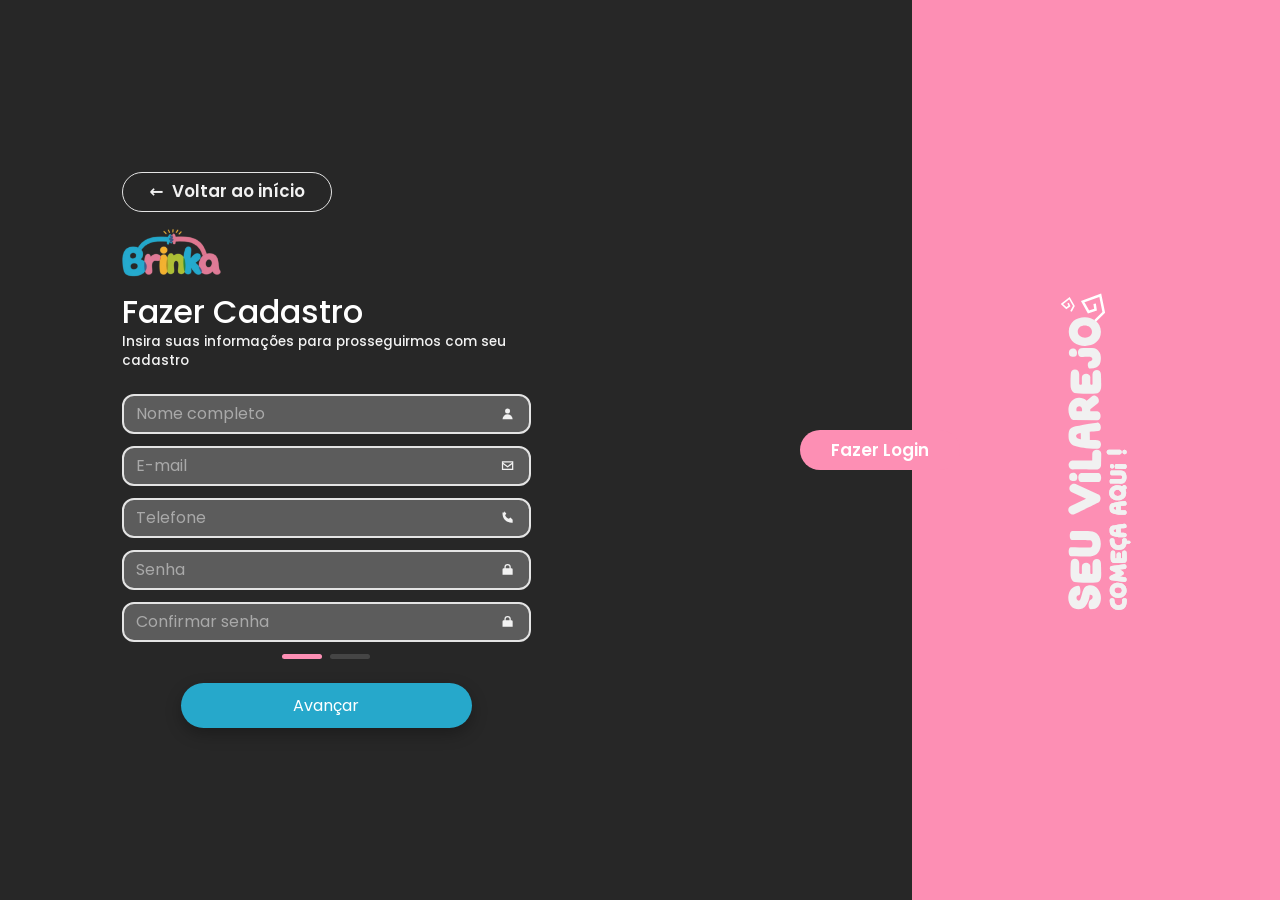
<file: pages/cadastro.html>
<!DOCTYPE html>
<html lang="pt-BR">
<head>
    <meta charset="UTF-8">
    <meta name="viewport" content="width=device-width, initial-scale=1.0">
    <title>Fazer cadastro | Brinka</title>
    <meta name="description" content="Crie sua conta Brinka para começar a comprar no seu vilarejo.">
    <meta name="application-name" content="Brinka">
    <meta name="theme-color" content="#272727">
    <link rel="icon" href="../assets/icons/logo.svg" type="image/svg+xml">
    <link rel="stylesheet" href="../css/tokens.css">
    <link rel="stylesheet" href="../css/components/auth/base.css">
    <link rel="stylesheet" href="../css/components/auth/layout.css">
    <link rel="stylesheet" href="../css/components/auth/buttons.css">
    <link rel="stylesheet" href="../css/components/auth/form.css">
    <link rel="stylesheet" href="../css/components/auth/stepper.css">
    <link rel="stylesheet" href="../css/pages/cadastro.css">
</head>
<body class="auth-page auth-page--cadastro">
    <a class="skip-link" href="#cadastro-form">Pular para o formulário de cadastro</a>

    <div class="auth-layout">
        <a href="login.html" class="btn btn--pink auth-layout__switch-action">
            <span class="auth-layout__switch-label">Fazer Login</span>
        </a>

        <main id="conteudo-principal" class="auth-layout__content">
            <div class="auth-layout__card">
                <a href="../index.html" class="btn btn--ghost auth-layout__back-action" aria-label="Voltar para a página inicial">
                    <span aria-hidden="true">←</span>
                    <span>Voltar ao início</span>
                </a>
                <header class="auth-header">
                    <img
                        src="../assets/icons/logo.svg"
                        alt="Brinka"
                        class="auth-header__logo"
                        width="210"
                        height="150"
                    >
                    <h1 class="auth-header__title">Fazer Cadastro</h1>
                    <p class="auth-header__subtitle">
                        Insira suas informações para prosseguirmos com seu cadastro
                    </p>
                </header>

                <p id="cadastro-status" class="sr-only" role="status" aria-live="polite"></p>
                <div id="cadastro-feedback" class="form-feedback" role="alert" aria-live="assertive"></div>

                <form id="cadastro-form" class="auth-form" novalidate>
                    <fieldset class="auth-form__step" data-step="0" id="step-0">
                        <legend class="sr-only">Dados pessoais</legend>

                        <div class="input-field">
                            <label class="input-field__label sr-only" for="nome">Nome</label>
                            <input
                                class="input-field__control"
                                type="text"
                                id="nome"
                                name="nome"
                                placeholder="Nome completo"
                                autocomplete="name"
                                aria-describedby="nome-erro"
                            >
                            <span class="input-field__icon" aria-hidden="true">
                                <svg viewBox="0 0 24 24" focusable="false">
                                    <circle cx="12" cy="8" r="4" fill="currentColor"></circle>
                                    <path d="M4 21a8 8 0 0 1 16 0H4Z" fill="currentColor"></path>
                                </svg>
                            </span>
                            <p class="input-field__error" id="nome-erro" role="alert"></p>
                        </div>

                        <div class="input-field">
                            <label class="input-field__label sr-only" for="email">E-mail</label>
                            <input
                                class="input-field__control"
                                type="email"
                                id="email"
                                name="email"
                                placeholder="E-mail"
                                autocomplete="email"
                                aria-describedby="email-erro"
                            >
                            <span class="input-field__icon" aria-hidden="true">
                                <svg viewBox="0 0 24 24" focusable="false">
                                    <path d="M3 5h18v14H3V5Zm2 2v.5l7 5 7-5V7H5Zm14 10V10l-7 5-7-5v7h14Z" fill="currentColor"></path>
                                </svg>
                            </span>
                            <p class="input-field__error" id="email-erro" role="alert"></p>
                        </div>

                        <div class="input-field">
                            <label class="input-field__label sr-only" for="telefone">Telefone</label>
                            <input
                                class="input-field__control"
                                type="tel"
                                id="telefone"
                                name="telefone"
                                placeholder="Telefone"
                                inputmode="tel"
                                autocomplete="tel"
                                aria-describedby="telefone-erro"
                            >
                            <span class="input-field__icon" aria-hidden="true">
                                <svg viewBox="0 0 24 24" focusable="false">
                                    <path d="M6.6 2 10 5.4 8.1 8.1c1.3 2.7 3.1 4.5 5.8 5.8l2.7-1.9L20 15.4V20c-9.9.6-16.6-6.1-16-16h2.6Z" fill="currentColor"></path>
                                </svg>
                            </span>
                            <p class="input-field__error" id="telefone-erro" role="alert"></p>
                        </div>

                        <div class="input-field">
                            <label class="input-field__label sr-only" for="senha">Senha</label>
                            <input
                                class="input-field__control"
                                type="password"
                                id="senha"
                                name="senha"
                                placeholder="Senha"
                                autocomplete="new-password"
                                aria-describedby="senha-erro"
                            >
                            <button
                                type="button"
                                id="toggle-senha"
                                class="input-field__icon-button"
                                aria-pressed="false"
                                aria-label="Mostrar senha"
                            >
                                <svg aria-hidden="true" focusable="false" viewBox="0 0 24 24">
                                    <path d="M7 10V8a5 5 0 0 1 10 0v2h1a2 2 0 0 1 2 2v8H4v-8a2 2 0 0 1 2-2h1Zm2 0h6V8a3 3 0 0 0-6 0v2Z" fill="currentColor"></path>
                                </svg>
                            </button>
                            <p class="input-field__error" id="senha-erro" role="alert"></p>
                        </div>

                        <div class="input-field">
                            <label class="input-field__label sr-only" for="confirmar-senha">Confirmar senha</label>
                            <input
                                class="input-field__control"
                                type="password"
                                id="confirmar-senha"
                                name="confirmar-senha"
                                placeholder="Confirmar senha"
                                autocomplete="new-password"
                                aria-describedby="confirmar-senha-erro"
                            >
                            <button
                                type="button"
                                id="toggle-confirmar-senha"
                                class="input-field__icon-button"
                                aria-pressed="false"
                                aria-label="Mostrar senha"
                            >
                                <svg aria-hidden="true" focusable="false" viewBox="0 0 24 24">
                                    <path d="M7 10V8a5 5 0 0 1 10 0v2h1a2 2 0 0 1 2 2v8H4v-8a2 2 0 0 1 2-2h1Zm2 0h6V8a3 3 0 0 0-6 0v2Z" fill="currentColor"></path>
                                </svg>
                            </button>
                            <p class="input-field__error" id="confirmar-senha-erro" role="alert"></p>
                        </div>
                    </fieldset>

                    <fieldset class="auth-form__step" data-step="1" id="step-1" hidden aria-hidden="true">
                        <legend class="sr-only">Endereço</legend>

                        <div class="input-field">
                            <label class="input-field__label sr-only" for="cep">CEP</label>
                            <input
                                class="input-field__control"
                                type="text"
                                id="cep"
                                name="cep"
                                placeholder="CEP"
                                inputmode="numeric"
                                autocomplete="postal-code"
                                aria-describedby="cep-erro"
                            >
                            <span class="input-field__icon" aria-hidden="true">
                                <svg viewBox="0 0 24 24" focusable="false">
                                    <path d="M12 2a7 7 0 0 1 7 7c0 5-7 13-7 13S5 14 5 9a7 7 0 0 1 7-7Zm0 4a3 3 0 1 0 0 6 3 3 0 0 0 0-6Z" fill="currentColor"></path>
                                </svg>
                            </span>
                            <p class="input-field__error" id="cep-erro" role="alert"></p>
                        </div>

                        <div class="auth-form__row">
                            <div class="input-field input-field--sm">
                                <label class="input-field__label sr-only" for="uf">Estado</label>
                                <input
                                    class="input-field__control input-field__control--plain"
                                    type="text"
                                    id="uf"
                                    name="uf"
                                    placeholder="SP"
                                    maxlength="2"
                                    autocomplete="address-level1"
                                    aria-describedby="uf-erro"
                                >
                                <p class="input-field__error" id="uf-erro" role="alert"></p>
                            </div>

                            <div class="input-field input-field--grow">
                                <label class="input-field__label sr-only" for="cidade">Cidade</label>
                                <input
                                    class="input-field__control input-field__control--plain"
                                    type="text"
                                    id="cidade"
                                    name="cidade"
                                    placeholder="Cidade"
                                    autocomplete="address-level2"
                                    aria-describedby="cidade-erro"
                                >
                                <p class="input-field__error" id="cidade-erro" role="alert"></p>
                            </div>

                            <div class="input-field input-field--sm">
                                <label class="input-field__label sr-only" for="numero">Número</label>
                                <input
                                    class="input-field__control input-field__control--plain"
                                    type="text"
                                    id="numero"
                                    name="numero"
                                    placeholder="N°"
                                    inputmode="numeric"
                                    autocomplete="address-line2"
                                    aria-describedby="numero-erro"
                                >
                                <p class="input-field__error" id="numero-erro" role="alert"></p>
                            </div>
                        </div>

                        <div class="input-field">
                            <label class="input-field__label sr-only" for="bairro">Bairro</label>
                            <input
                                class="input-field__control input-field__control--plain"
                                type="text"
                                id="bairro"
                                name="bairro"
                                placeholder="Bairro"
                                autocomplete="address-level3"
                                aria-describedby="bairro-erro"
                            >
                            <p class="input-field__error" id="bairro-erro" role="alert"></p>
                        </div>

                        <div class="input-field">
                            <label class="input-field__label sr-only" for="rua">Rua</label>
                            <input
                                class="input-field__control input-field__control--plain"
                                type="text"
                                id="rua"
                                name="rua"
                                placeholder="Rua"
                                autocomplete="address-line1"
                                aria-describedby="rua-erro"
                            >
                            <p class="input-field__error" id="rua-erro" role="alert"></p>
                        </div>
                    </fieldset>

                    <ol class="stepper" aria-hidden="true">
                        <li class="stepper__item" data-state="active"></li>
                        <li class="stepper__item" data-state="upcoming"></li>
                    </ol>

                    <div class="auth-form__actions">
                        <button type="button" id="btn-voltar" class="btn btn--ghost" hidden>Voltar</button>
                        <button type="submit" id="btn-avancar" class="btn btn--cyan auth-form__submit">
                            Avançar
                        </button>
                    </div>
                </form>
            </div>
        </main>

        <aside class="auth-layout__brand-panel" aria-hidden="true">
            <img
                class="auth-layout__brand-title-image"
                src="../assets/icons/title-home.svg"
                alt=""
                width="778"
                height="172"
            >
        </aside>
    </div>

    <script src="../js/utils/config.js"></script>
    <script type="module" src="../js/pages/cadastro.js"></script>
</body>
</html>
</file>
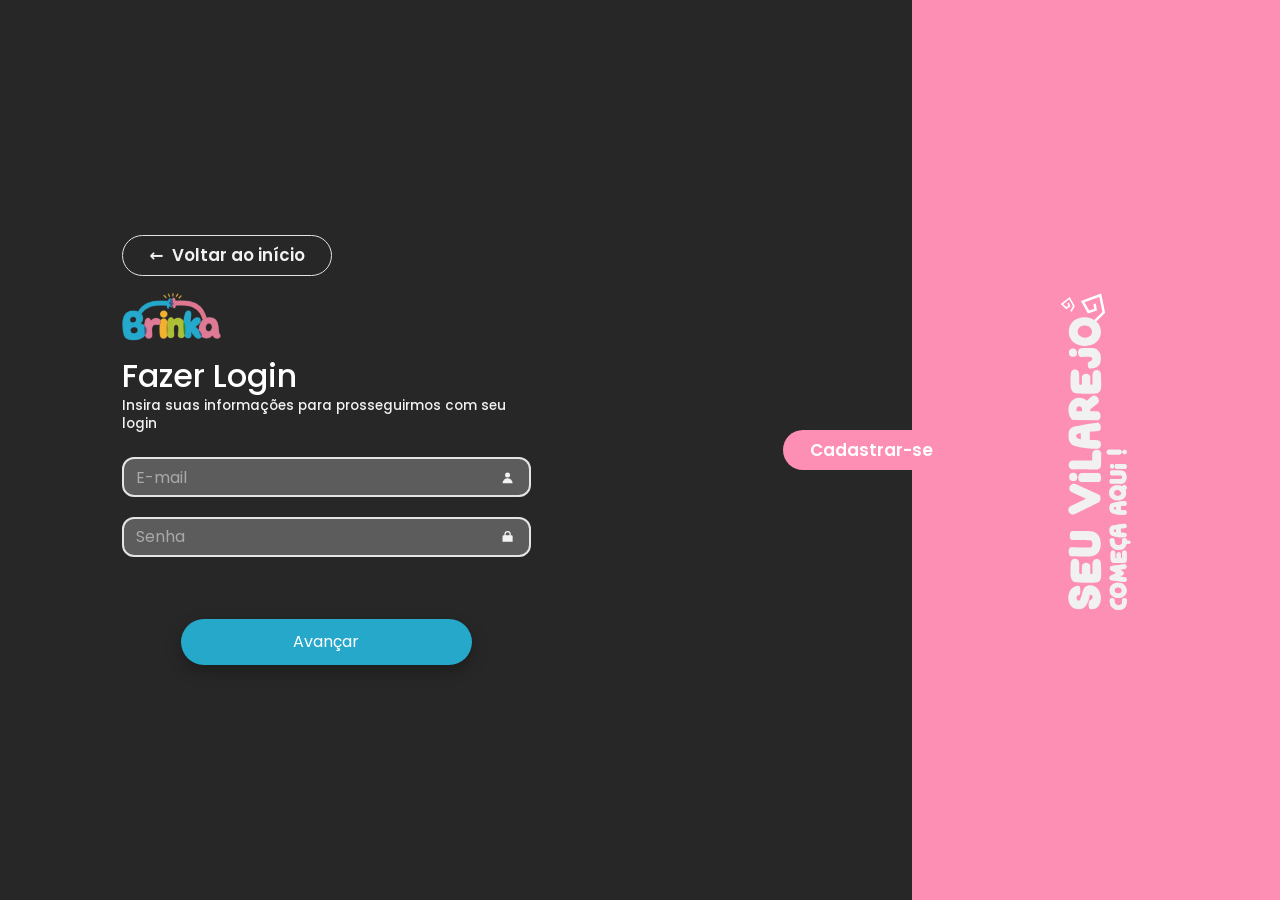
<file: pages/login.html>
<!DOCTYPE html>
<html lang="pt-BR">
<head>
    <meta charset="UTF-8">
    <meta name="viewport" content="width=device-width, initial-scale=1.0">
    <title>Fazer login | Brinka</title>
    <meta name="description" content="Faça login na Brinka e comece a explorar o seu vilarejo.">
    <meta name="application-name" content="Brinka">
    <meta name="theme-color" content="#272727">
    <link rel="icon" href="../assets/icons/logo.svg" type="image/svg+xml">
    <link rel="stylesheet" href="../css/tokens.css">
    <link rel="stylesheet" href="../css/components/auth/base.css">
    <link rel="stylesheet" href="../css/components/auth/layout.css">
    <link rel="stylesheet" href="../css/components/auth/buttons.css">
    <link rel="stylesheet" href="../css/components/auth/form.css">
    <link rel="stylesheet" href="../css/pages/login.css">
</head>
<body class="auth-page auth-page--login">
    <a class="skip-link" href="#login-form">Pular para o formulário de login</a>

    <div class="auth-layout">
        <a href="cadastro.html" class="btn btn--pink auth-layout__switch-action">
            <span class="auth-layout__switch-label auth-layout__switch-label--desktop">Cadastrar-se</span>
            <span class="auth-layout__switch-label auth-layout__switch-label--mobile">Fazer Cadastro</span>
        </a>

        <main id="conteudo-principal" class="auth-layout__content">
            <div class="auth-layout__card">
                <a href="../index.html" class="btn btn--ghost auth-layout__back-action" aria-label="Voltar para a página inicial">
                    <span aria-hidden="true">←</span>
                    <span>Voltar ao início</span>
                </a>
                <header class="auth-header">
                    <img
                        src="../assets/icons/logo.svg"
                        alt="Brinka"
                        class="auth-header__logo"
                        width="210"
                        height="150"
                    >
                    <h1 class="auth-header__title">Fazer Login</h1>
                    <p class="auth-header__subtitle">
                        Insira suas informações para prosseguirmos com seu login
                    </p>
                </header>

                <p id="login-status" class="sr-only" role="status" aria-live="polite"></p>
                <div id="login-feedback" class="form-feedback" role="alert" aria-live="assertive"></div>

                <form id="login-form" class="auth-form" novalidate>
                    <div class="input-field">
                        <label class="input-field__label sr-only" for="email">E-mail</label>
                        <input
                            class="input-field__control"
                            type="email"
                            id="email"
                            name="email"
                            placeholder="E-mail"
                            autocomplete="email"
                            aria-describedby="email-erro"
                        >
                        <span class="input-field__icon" aria-hidden="true">
                            <svg viewBox="0 0 24 24" focusable="false">
                                <circle cx="12" cy="8" r="4" fill="currentColor"></circle>
                                <path d="M4 21a8 8 0 0 1 16 0H4Z" fill="currentColor"></path>
                            </svg>
                        </span>
                        <p class="input-field__error" id="email-erro" role="alert"></p>
                    </div>

                    <div class="input-field">
                        <label class="input-field__label sr-only" for="password">Senha</label>
                        <input
                            class="input-field__control"
                            type="password"
                            id="password"
                            name="password"
                            placeholder="Senha"
                            autocomplete="current-password"
                            aria-describedby="password-erro"
                        >
                        <button
                            type="button"
                            id="toggle-password"
                            class="input-field__icon-button"
                            aria-pressed="false"
                            aria-label="Mostrar senha"
                        >
                            <svg aria-hidden="true" focusable="false" viewBox="0 0 24 24">
                                <path d="M7 10V8a5 5 0 0 1 10 0v2h1a2 2 0 0 1 2 2v8H4v-8a2 2 0 0 1 2-2h1Zm2 0h6V8a3 3 0 0 0-6 0v2Z" fill="currentColor"></path>
                            </svg>
                        </button>
                        <p class="input-field__error" id="password-erro" role="alert"></p>
                    </div>

                    <div class="auth-form__actions">
                        <button type="submit" class="btn btn--cyan auth-form__submit">Avançar</button>
                    </div>
                </form>
            </div>
        </main>

        <aside class="auth-layout__brand-panel" aria-hidden="true">
            <img
                class="auth-layout__brand-title-image"
                src="../assets/icons/title-home.svg"
                alt=""
                width="778"
                height="172"
            >
        </aside>
    </div>

    <script src="../js/utils/config.js"></script>
    <script type="module" src="../js/pages/login.js"></script>
</body>
</html>
</file>
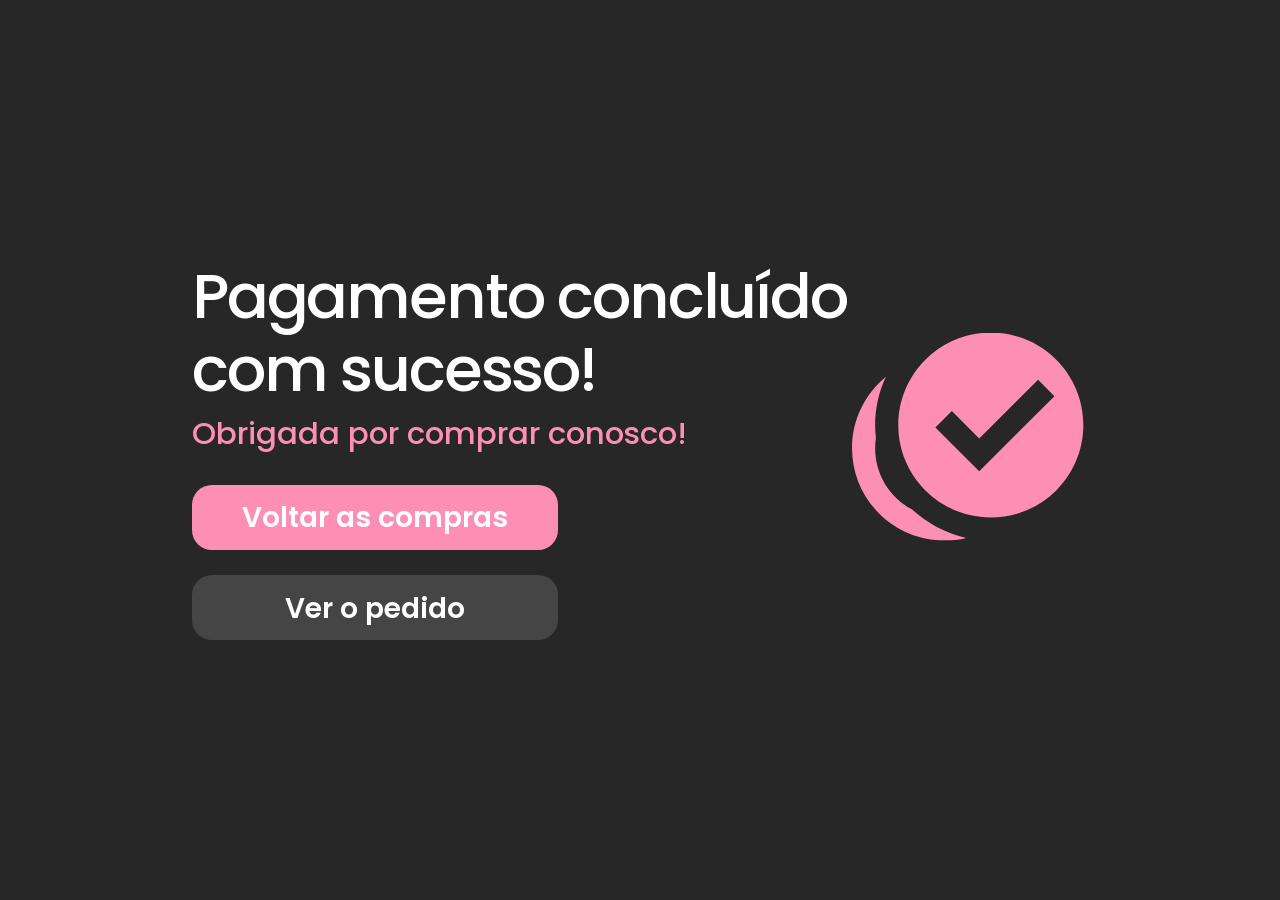
<file: pages/pagamento-concluido.html>
<!DOCTYPE html>
<html lang="pt-BR">
<head>
  <meta charset="UTF-8" />
  <meta name="viewport" content="width=device-width, initial-scale=1.0" />
  <title>Pagamento concluído | Brinka</title>
  <meta name="description" content="Seu pagamento foi concluído com sucesso na Brinka." />
  <meta name="theme-color" content="#272727" />
  <link rel="icon" href="../assets/icons/logo.svg" type="image/svg+xml" />

  <link rel="stylesheet" href="../css/tokens.css" />
  <link rel="stylesheet" href="../css/components/auth/base.css" />
  <link rel="stylesheet" href="../css/components/auth/buttons.css" />
  <link rel="stylesheet" href="../css/pages/pagamento-concluido.css" />
</head>
<body class="payment-success-body">
  <a class="skip-link" href="#payment-success-title">Pular para a confirmação do pagamento</a>

  <main class="payment-success-page">
    <section class="payment-success" aria-labelledby="payment-success-title">
      <h1 id="payment-success-title">Pagamento concluído<br />com sucesso!</h1>

      <div class="payment-success__content">
        <p>Obrigada por comprar conosco!</p>

        <nav class="payment-success__actions" aria-label="Próximas ações">
          <a class="btn payment-success__button payment-success__button--primary" href="../index-logado.html#personagens">
            Voltar as compras
          </a>
          <a id="view-order-link" class="btn payment-success__button payment-success__button--secondary" href="perfil.html#purchase-history-title">
            Ver o pedido
          </a>
        </nav>
      </div>

      <div class="payment-success__icon">
        <img src="../assets/icons/confirmacao.svg" alt="Pagamento aprovado" />
      </div>

      <p id="payment-success-status" class="sr-only" role="status" aria-live="polite"></p>
    </section>
  </main>

  <script type="module" src="../js/pages/pagamento-concluido.js"></script>
</body>
</html>
</file>
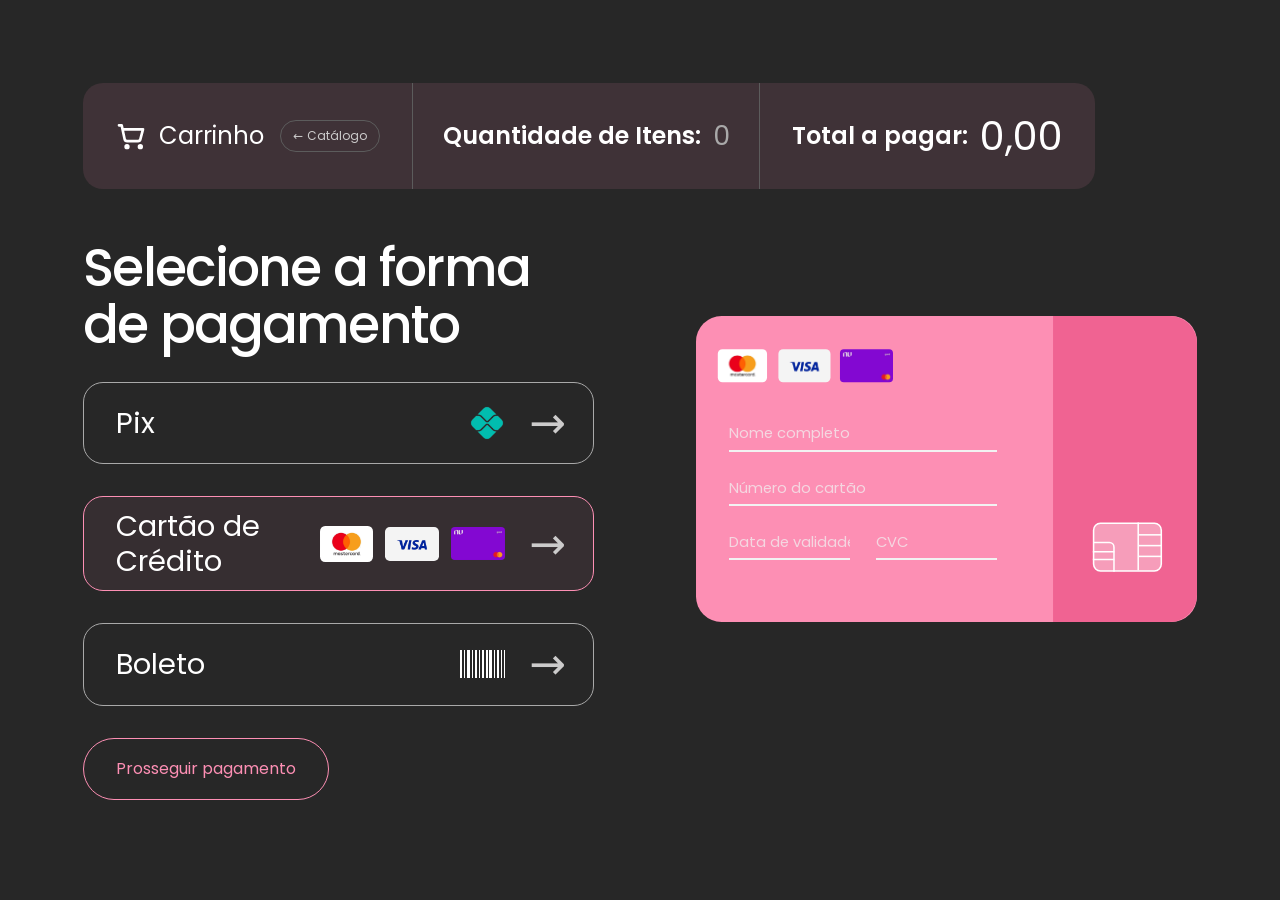
<file: pages/pagamento.html>
<!DOCTYPE html>
<html lang="pt-BR">
<head>
  <meta charset="UTF-8" />
  <meta name="viewport" content="width=device-width, initial-scale=1.0" />
  <title>Pagamento | Brinka</title>
  <meta name="description" content="Escolha a forma de pagamento do seu pedido Brinka." />

  <link rel="icon" href="assets/icons/logo.svg" type="image/svg+xml">
  <link rel="stylesheet" href="../css/tokens.css" />
  <link rel="stylesheet" href="../css/components/auth/base.css" />
  <link rel="stylesheet" href="../css/components/auth/buttons.css" />
  <link rel="stylesheet" href="../css/pages/pagamento.css" />
</head>
<body class="payment-body">
  <a class="payment-skip-link" href="#payment-title">Pular para as formas de pagamento</a>

  <main class="payment-page">
    <header class="payment-summary" aria-label="Resumo do carrinho">
      <div class="payment-summary__navigation">
        <a class="payment-summary__cart" href="../index.html#cart-drawer" aria-label="Voltar para o carrinho">
          <svg aria-hidden="true" viewBox="0 0 24 24" fill="none" stroke="currentColor" stroke-width="2" stroke-linecap="round" stroke-linejoin="round">
            <circle cx="9" cy="20" r="1"></circle>
            <circle cx="19" cy="20" r="1"></circle>
            <path d="M3 4h2l2.2 10.2a2 2 0 0 0 2 1.6h7.9a2 2 0 0 0 2-1.6L21 7H6"></path>
          </svg>
          <span>Carrinho</span>
        </a>
        <a class="payment-summary__back" href="../index.html#personagens">
          <span aria-hidden="true">←</span>
          <span>Catálogo</span>
        </a>
      </div>

      <p class="payment-summary__metric">
        <span>Quantidade de Itens:</span>
        <strong id="payment-item-count">0</strong>
      </p>

      <p class="payment-summary__metric payment-summary__total">
        <span>Total a pagar:</span>
        <strong id="payment-total">00,00</strong>
      </p>
    </header>

    <form id="payment-form" class="payment-layout" novalidate>
      <section class="payment-options" aria-labelledby="payment-title">
        <h1 id="payment-title">Selecione a forma<br />de pagamento</h1>

        <fieldset class="payment-methods">
          <legend class="sr-only">Forma de pagamento</legend>

          <label class="payment-method">
            <input class="sr-only" type="radio" name="payment-method" value="pix" />
            <span class="payment-method__name">Pix</span>
            <img class="payment-method__pix" src="../assets/icons/pix.svg" alt="" />
            <span class="payment-method__arrow" aria-hidden="true">→</span>
          </label>

          <label class="payment-method">
            <input class="sr-only" type="radio" name="payment-method" value="credit-card" checked />
            <span class="payment-method__name">Cartão de Crédito</span>
            <span class="payment-method__brands" aria-label="Bandeiras aceitas: Mastercard, Visa e Nubank">
              <img src="../assets/icons/mastercard.svg" alt="" />
              <img src="../assets/icons/visa.svg" alt="" />
              <img src="../assets/icons/nubank.svg" alt="" />
            </span>
            <span class="payment-method__arrow" aria-hidden="true">→</span>
          </label>

          <label class="payment-method">
            <input class="sr-only" type="radio" name="payment-method" value="boleto" />
            <span class="payment-method__name">Boleto</span>
            <span class="payment-method__barcode" aria-hidden="true"></span>
            <span class="payment-method__arrow" aria-hidden="true">→</span>
          </label>
        </fieldset>

        <div id="payment-feedback" class="payment-feedback" role="alert" aria-live="assertive"></div>
        <button class="btn payment-submit" type="submit">Prosseguir pagamento</button>
        <p id="payment-status" class="sr-only" role="status" aria-live="polite"></p>
      </section>

      <section id="credit-card-panel" class="credit-card-panel" aria-labelledby="credit-card-title">
        <h2 id="credit-card-title" class="sr-only">Dados do cartão de crédito</h2>
        <img class="credit-card-panel__asset" src="../assets/icons/Card.svg" alt="" />

        <div class="credit-card-fields">
          <div class="credit-card-field credit-card-field--full">
            <label class="sr-only" for="card-name">Nome completo</label>
            <input
              id="card-name"
              name="card-name"
              type="text"
              placeholder="Nome completo"
              autocomplete="cc-name"
              aria-describedby="card-name-error"
            />
            <span id="card-name-error" class="sr-only"></span>
          </div>

          <div class="credit-card-field credit-card-field--full">
            <label class="sr-only" for="card-number">Número do cartão</label>
            <input
              id="card-number"
              name="card-number"
              type="text"
              placeholder="Número do cartão"
              inputmode="numeric"
              autocomplete="cc-number"
              maxlength="19"
              aria-describedby="card-number-error"
            />
            <span id="card-number-error" class="sr-only"></span>
          </div>

          <div class="credit-card-field">
            <label class="sr-only" for="card-expiry">Data de validade</label>
            <input
              id="card-expiry"
              name="card-expiry"
              type="text"
              placeholder="Data de validade"
              inputmode="numeric"
              autocomplete="cc-exp"
              maxlength="5"
              aria-describedby="card-expiry-error"
            />
            <span id="card-expiry-error" class="sr-only"></span>
          </div>

          <div class="credit-card-field">
            <label class="sr-only" for="card-cvc">CVC</label>
            <input
              id="card-cvc"
              name="card-cvc"
              type="text"
              placeholder="CVC"
              inputmode="numeric"
              autocomplete="cc-csc"
              maxlength="4"
              aria-describedby="card-cvc-error"
            />
            <span id="card-cvc-error" class="sr-only"></span>
          </div>
        </div>
      </section>
      <section id="pix-panel" class="pix-panel" aria-labelledby="pix-title" hidden>
        <h2 id="pix-title" class="sr-only">Pagamento via Pix</h2>
        <img class="pix-panel__qrcode" src="../assets/icons/qrcode-pix.svg" alt="QR Code estático para pagamento via Pix" />
        <p class="pix-panel__hint">Abra o app do seu banco e escaneie o código para simular o pagamento.</p>
      </section>
      <section id="boleto-panel" class="boleto-panel" aria-labelledby="boleto-title" hidden>
        <h2 id="boleto-title" class="sr-only">Pagamento via Boleto</h2>
        <img class="boleto-panel__barcode" src="../assets/icons/boleto-barcode.svg" alt="Código de barras estático para pagamento via Boleto" />
        <p class="boleto-panel__number">34191.79001 01043.510047 91020.150008 2 91070026000</p>
        <p class="boleto-panel__hint">Copie a linha digitável ou escaneie o código de barras no app do seu banco para simular o pagamento.</p>
      </section>
    </form>
  </main>

  <script src="../js/utils/config.js"></script>
  <script type="module" src="../js/pages/pagamento.js"></script>
</body>
</html>
</file>
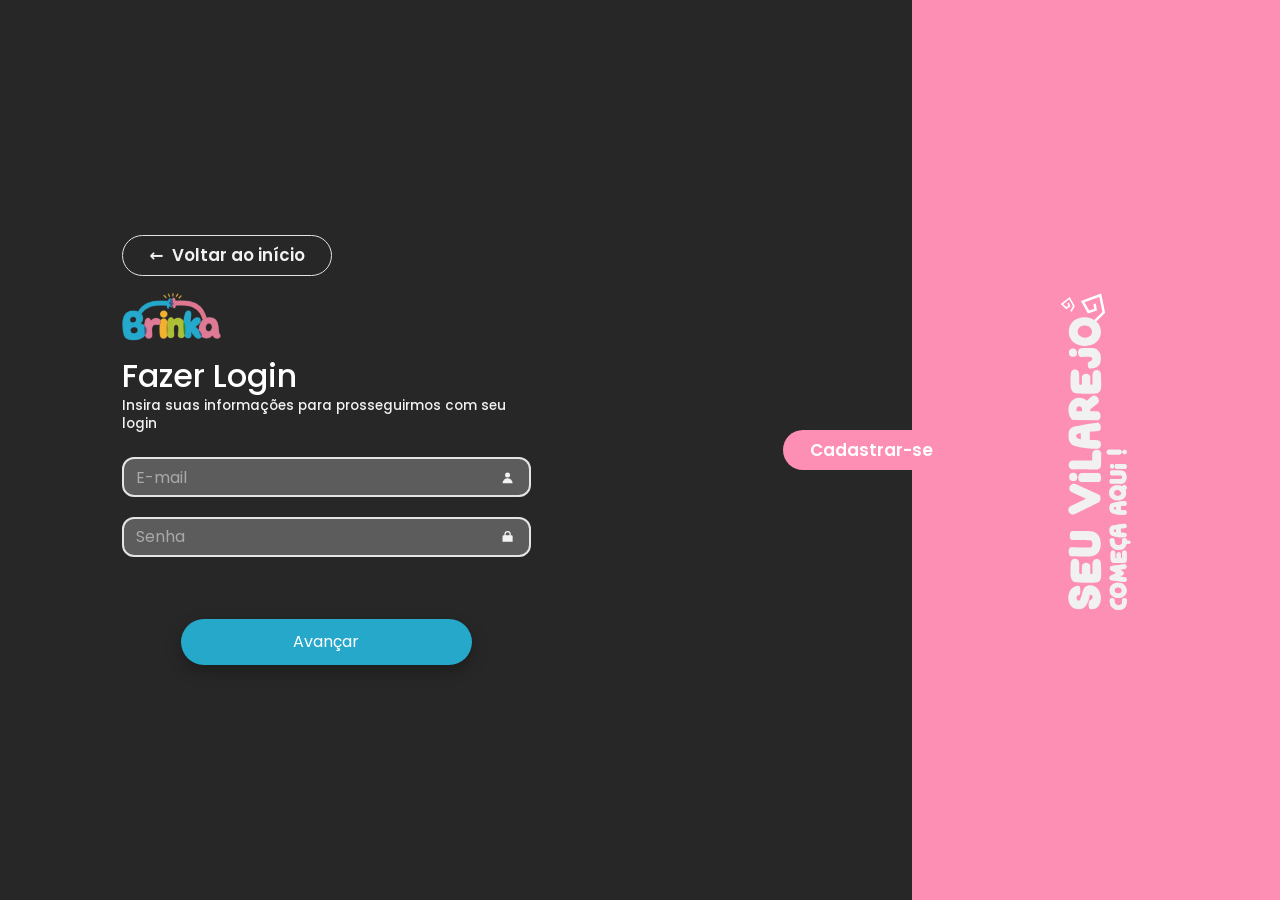
<file: pages/perfil.html>
<!DOCTYPE html>
<html lang="pt-BR">
<head>
  <meta charset="UTF-8" />
  <meta name="viewport" content="width=device-width, initial-scale=1.0" />
  <title>Meu Perfil | Brinka</title>
  <meta name="description" content="Consulte seus dados, compras e cartão cadastrado na Brinka." />

  <link rel="icon" href="assets/icons/logo.svg" type="image/svg+xml">
  <link rel="stylesheet" href="/css/tokens.css" />
  <link rel="stylesheet" href="/css/components/auth/base.css" />
  <link rel="stylesheet" href="/css/components/auth/buttons.css" />
  <link rel="stylesheet" href="/css/pages/perfil.css" />
</head>
<body class="profile-page-body">
  <a class="profile-skip-link" href="#profile-title">Pular para as informações do perfil</a>

  <main class="profile-page">
    <section class="profile-info profile-panel" aria-labelledby="profile-title">
      <h1 id="profile-title">Informações do perfil</h1>

      <div class="profile-info__body">
        <div class="profile-avatar">
          <img src="../assets/icons/avatar-padrao.svg" alt="Foto de perfil não cadastrada" />
        </div>

        <div class="profile-details">
          <div class="profile-field profile-field--name">
            <h2 id="profile-name">Erick Santos Silva</h2>
            <button class="profile-edit-btn" type="button" data-edit-field="nome" aria-label="Editar nome">✎</button>
          </div>
          <dl>
            <div class="profile-field" data-field-row="email">
              <dt>E-mail:</dt>
              <dd id="profile-email">erickdasilva@gmail.com</dd>
              <button class="profile-edit-btn" type="button" data-edit-field="email" aria-label="Editar e-mail">✎</button>
            </div>
            <div class="profile-field" data-field-row="telefone">
              <dt>Telefone:</dt>
              <dd id="profile-phone">11950646508</dd>
              <button class="profile-edit-btn" type="button" data-edit-field="telefone" aria-label="Editar telefone">✎</button>
            </div>
            <div class="profile-field" data-field-row="address">
              <dt>Endereço:</dt>
              <dd id="profile-address">Osasco, Jardim das Flores, rua Açucena 424</dd>
              <button class="profile-edit-btn" type="button" data-edit-field="address" aria-label="Editar endereço">✎</button>
            </div>
          </dl>

          <div class="profile-actions">
            <button class="btn profile-button profile-button--danger" type="button" data-profile-action="logout">
              Sair da Conta
            </button>
          </div>
        </div>
      </div>
    </section>

    <section class="purchase-history profile-panel" aria-labelledby="purchase-history-title">
      <h2 id="purchase-history-title">
        <svg aria-hidden="true" viewBox="0 0 24 24" fill="none" stroke="currentColor" stroke-width="2" stroke-linecap="round" stroke-linejoin="round">
          <circle cx="9" cy="20" r="1"></circle>
          <circle cx="19" cy="20" r="1"></circle>
          <path d="M3 4h2l2.2 10.2a2 2 0 0 0 2 1.6h7.9a2 2 0 0 0 2-1.6L21 7H6"></path>
        </svg>
        <span>Minhas Compras</span>
      </h2>

      <p id="purchase-history-status" class="purchase-history__status" role="status" aria-live="polite">
        Carregando histórico de compras...
      </p>
      <ol id="purchase-history-list" class="purchase-history__list" aria-label="Histórico de compras"></ol>
    </section>

    <aside class="profile-aside" aria-label="Navegação e pagamento">
      <div class="profile-aside__topbar">
        <a class="profile-catalog-link" href="../index.html#personagens">
          <span aria-hidden="true">←</span>
          <span>Catálogo</span>
        </a>
        <a class="profile-logo" href="../index.html" aria-label="Voltar para a página inicial da Brinka">
          <img src="../assets/icons/logo.svg" alt="Brinka" />
        </a>
      </div>

      <section class="stored-card profile-panel" aria-labelledby="stored-card-title">
        <h2 id="stored-card-title">Cartão Cadastrado</h2>

        <div class="stored-card__visual">
          <img src="../assets/icons/Card.svg" alt="Cartão cadastrado" />
          <div class="stored-card__fields" aria-label="Dados do cartão cadastrados">
            <label class="sr-only" for="stored-card-name">Nome completo</label>
            <input id="stored-card-name" class="stored-card__field stored-card__field--full" type="text" placeholder="Nome completo" readonly />

            <label class="sr-only" for="stored-card-number">Número do cartão</label>
            <input id="stored-card-number" class="stored-card__field stored-card__field--full" type="text" placeholder="Número do cartão" readonly />

            <label class="sr-only" for="stored-card-expiry">Data de validade</label>
            <input id="stored-card-expiry" class="stored-card__field" type="text" placeholder="Data de validade" readonly />

            <label class="sr-only" for="stored-card-cvc">CVC</label>
            <input id="stored-card-cvc" class="stored-card__field" type="text" placeholder="CVC" readonly />
          </div>
          <button class="stored-card__edit stored-card__edit--name" type="button" aria-label="Editar nome do cartão">✎</button>
          <button class="stored-card__edit stored-card__edit--number" type="button" aria-label="Editar número do cartão">✎</button>
          <button class="stored-card__edit stored-card__edit--expiry" type="button" aria-label="Editar validade e CVC">✎</button>
        </div>

        <button class="btn profile-button stored-card__update" type="button" data-profile-action="update-card">
          Atualizar dados
        </button>
        <p class="stored-card__security"><span aria-hidden="true">ⓘ</span> Suas informações ficam guardadas de forma segura</p>
      </section>
    </aside>

    <p id="profile-live-status" class="sr-only" role="status" aria-live="polite"></p>
  </main>

  <div id="logout-modal" class="logout-modal" aria-hidden="true" inert>
    <button class="logout-modal__backdrop" type="button" tabindex="-1" aria-label="Continuar na conta" data-logout-cancel></button>

    <section
      class="logout-modal__dialog"
      role="dialog"
      aria-modal="true"
      aria-labelledby="logout-modal-title"
      aria-describedby="logout-modal-description"
      tabindex="-1"
    >
      <h2 id="logout-modal-title">Deseja mesmo sair da conta?</h2>
      <p id="logout-modal-description">Seus dados permaneceram salvos.</p>

      <div class="logout-modal__warning" aria-hidden="true"><span>!</span></div>

      <div class="logout-modal__actions">
        <button class="btn logout-modal__confirm" type="button" data-logout-confirm>Sair</button>
        <button class="btn logout-modal__continue" type="button" data-logout-cancel>Continuar</button>
      </div>
    </section>
  </div>

  <script src="../js/utils/config.js"></script>
  <script type="module" src="../js/pages/perfil.js"></script>
</body>
</html>
</file>
<file: css/tokens.css>
:root {
  /* Cores das superfícies */
  --color-bg: #272727;
  --color-surface: #5c5c5c;
  --color-surface-border: #e4e4e4;
  --color-surface-border-focus: #ffffff;

  /* Cores da marca */
  --color-brand-pink: #fd8fb4;
  --color-brand-pink-dark: #e0699a;
  --color-brand-cyan: #26a8cb;
  --color-brand-cyan-dark: #1f87a3;
  --color-progress-inactive: #454545;

  /* Cores dos textos */
  --color-text-primary: #ffffff;
  --color-text-secondary: #f2f2f2;
  --color-text-muted: #cccbcb;
  --color-text-placeholder: #a9a9a9;
  --color-text-on-brand: #ffffff;

  /* Cores de feedback e foco */
  --color-danger: #ff8a8a;
  --color-focus-ring: #7ad0e6;

  /* Tipografia */
  --font-display: "Baloo 2", "Poppins", system-ui, sans-serif;
  --font-body: "Poppins", "Segoe UI", system-ui, sans-serif;
  --fs-title: clamp(1.75rem, 1.35rem + 1.6vw, 2.25rem);
  --fs-subtitle: clamp(0.9rem, 0.85rem + 0.2vw, 1rem);
  --fs-input: 0.95rem;
  --fs-button: 1.05rem;
  --fs-banner-title: clamp(2rem, 1.2rem + 3.2vw, 3.5rem);
  --fs-banner-subtitle: clamp(0.85rem, 0.6rem + 1vw, 1.3rem);

  /* Espaçamentos */
  --space-1: 4px;
  --space-2: 8px;
  --space-3: 12px;
  --space-4: 16px;
  --space-5: 24px;
  --space-6: 32px;
  --space-7: 48px;

  /* Bordas e sombras */
  --radius-input: 12px;
  --radius-pill: 999px;
  --radius-card: 20px;
  --shadow-button: 0 6px 16px rgba(0, 0, 0, 0.28);
  --shadow-panel: -12px 0 32px rgba(0, 0, 0, 0.25);

  /* Layout das páginas de autenticação */
  --auth-panel-width: 28.75%;
  --auth-content-width: clamp(12.875rem, 32vw, 28.75rem);
  --auth-content-max-width: 460px;

  /* Movimento */
  --transition-fast: 150ms ease;
  --transition-step: 260ms ease;
}

@media (prefers-reduced-motion: reduce) {
  :root {
      --transition-fast: 0ms;
      --transition-step: 0ms;
  }
}
</file>
<file: css/components/auth/base.css>
@import url("https://fonts.googleapis.com/css2?family=Baloo+2:wght@600;700;800&family=Poppins:wght@400;500;600&display=swap");

*,
*::before,
*::after {
    box-sizing: border-box;
}

[hidden] {
    display: none !important;
}

html {
    color-scheme: dark;
}

body.auth-page {
    min-block-size: 100vh;
    min-block-size: 100dvh;
    margin: 0;
    background: var(--color-bg);
    color: var(--color-text-primary);
    font-family: var(--font-body);
    -webkit-font-smoothing: antialiased;
}

.auth-page img {
    display: block;
    max-inline-size: 100%;
    block-size: auto;
}

.auth-page button,
.auth-page input {
    font: inherit;
}

.auth-page button {
    touch-action: manipulation;
}

.auth-page a:focus-visible,
.auth-page button:focus-visible,
.auth-page input:focus-visible {
    outline: 3px solid var(--color-focus-ring);
    outline-offset: 2px;
}

.skip-link {
    position: fixed;
    inset-block-start: var(--space-3);
    inset-inline-start: var(--space-3);
    z-index: 100;
    padding: var(--space-2) var(--space-3);
    border-radius: var(--radius-input);
    background: var(--color-brand-cyan);
    color: var(--color-text-on-brand);
    font-weight: 700;
    text-decoration: none;
    transform: translateY(calc(-100% - var(--space-5)));
    transition: transform var(--transition-fast);
}

.skip-link:focus {
    transform: translateY(0);
}

.sr-only {
    position: absolute;
    inline-size: 1px;
    block-size: 1px;
    padding: 0;
    margin: -1px;
    overflow: hidden;
    clip: rect(0 0 0 0);
    clip-path: inset(50%);
    white-space: nowrap;
    border: 0;
}

@media (prefers-reduced-motion: reduce) {
    .skip-link {
        transition: none;
    }
}
</file>
<file: css/components/auth/layout.css>
.auth-layout {
    position: relative;
    display: grid;
    grid-template-columns: minmax(0, 1fr) var(--auth-panel-width);
    min-block-size: 100vh;
    min-block-size: 100dvh;
    background: var(--color-bg);
}

.auth-layout__content {
    display: flex;
    align-items: center;
    justify-content: flex-start;
    min-inline-size: 0;
    padding-block: clamp(1.5rem, 7vh, 4rem);
    padding-inline: clamp(3.75rem, 9.5vw, 8.5rem) clamp(2rem, 6vw, 6rem);
}

.auth-layout__card {
    inline-size: min(100%, var(--auth-content-width));
}

.auth-layout__brand-panel {
    position: relative;
    display: grid;
    place-items: center;
    min-inline-size: 0;
    block-size: 100%;
    overflow: hidden;
    background: var(--color-brand-pink);
}

.auth-layout__brand-title-image {
    inline-size: clamp(15rem, 25vw, 24rem);
    max-inline-size: none;
    transform: rotate(-90deg);
}

.auth-layout__back-action {
    display: inline-flex;
    margin-block-end: var(--space-4);
    border: 1px solid var(--color-surface-border);
    background: rgba(255, 255, 255, 0.04);
    color: var(--color-text-secondary);
    text-decoration: none;
}

.auth-layout__switch-action {
    position: absolute;
    inset-block-start: 50%;
    inset-inline-end: calc(var(--auth-panel-width) - 3rem);
    z-index: 2;
    min-inline-size: 10rem;
    padding: 0.9em 1.8em;
    font-size: clamp(1rem, 1.45vw, 1.35rem);
    transform: translateY(-50%);
}

.auth-layout__switch-label--mobile {
    display: none;
}

.auth-header {
    margin-block-end: var(--space-5);
}

.auth-header__logo {
    inline-size: clamp(5.75rem, 8vw, 8.75rem);
    margin-block-end: var(--space-4);
}

.auth-header__title {
    margin: 0 0 var(--space-1);
    color: var(--color-text-primary);
    font-family: var(--font-body);
    font-size: clamp(1.5rem, 2.5vw, 2.25rem);
    font-weight: 500;
    line-height: 1.1;
}

.auth-header__subtitle {
    max-inline-size: 31rem;
    margin: 0;
    color: var(--color-text-secondary);
    font-family: var(--font-body);
    font-size: clamp(0.72rem, 1.05vw, 0.95rem);
    font-weight: 500;
    line-height: 1.35;
}

@media (max-width: 47.9375rem) {
    .auth-layout {
        display: flex;
        flex-direction: column;
    }

    .auth-layout__content {
        order: 1;
        align-items: flex-start;
        justify-content: center;
        padding: clamp(3.25rem, 12vw, 4.5rem) clamp(2.75rem, 10vw, 4rem) 0;
    }

    .auth-layout__card {
        inline-size: 100%;
        max-inline-size: 23rem;
    }

    .auth-header {
        margin-block-end: 1.5rem;
    }

    .auth-header__logo {
        inline-size: clamp(9.25rem, 36vw, 10.25rem);
        margin-block-end: clamp(2rem, 8vw, 2.75rem);
    }

    .auth-header__title {
        font-size: clamp(2rem, 8vw, 2.25rem);
        line-height: 1.15;
    }

    .auth-header__subtitle {
        font-size: clamp(0.88rem, 3.5vw, 1rem);
        line-height: 1.4;
    }

    .auth-layout__switch-action {
        position: static;
        order: 2;
        flex-direction: column;
        min-inline-size: 0;
        margin: 1rem auto 1.5rem;
        padding: 0;
        border-radius: 0;
        background: transparent;
        box-shadow: none;
        color: var(--color-text-primary);
        font-family: var(--font-body);
        font-size: 1.3rem;
        font-weight: 500;
        line-height: 1.2;
        text-decoration: none;
        transform: none;
    }

    .auth-layout__switch-action::before {
        content: "ou";
        margin-block-end: 0.5rem;
        font-size: inherit;
        line-height: inherit;
        text-decoration: none;
    }

    .auth-layout__switch-label {
        padding-block-end: 0.2rem;
        border-block-end: 2px solid currentColor;
    }

    .auth-layout__switch-label--desktop {
        display: none;
    }

    .auth-layout__switch-label--mobile {
        display: inline;
    }

    .auth-layout__brand-panel {
        order: 3;
        place-items: center start;
        min-block-size: 13.75rem;
        block-size: 13.75rem;
        margin-block-start: auto;
    }

    .auth-layout__brand-title-image {
        inline-size: calc(100% - clamp(3rem, 10vw, 5.5rem));
        max-inline-size: 25rem;
        margin-inline: clamp(1.5rem, 5vw, 2.75rem);
        transform: none;
    }
}

@media (max-width: 22rem) {
    .auth-layout__content {
        padding-inline: var(--space-5);
    }
}
</file>
<file: css/components/auth/buttons.css>
.btn {
    display: inline-flex;
    align-items: center;
    justify-content: center;
    gap: var(--space-2);
    min-block-size: 2.5rem;
    padding: 0.65em 1.6em;
    border: 0;
    border-radius: var(--radius-pill);
    font-family: var(--font-body);
    font-size: var(--fs-button);
    font-weight: 600;
    line-height: 1;
    text-decoration: none;
    white-space: nowrap;
    cursor: pointer;
    transition:
        background-color var(--transition-fast),
        box-shadow var(--transition-fast),
        filter var(--transition-fast),
        transform var(--transition-fast);
}

.btn:disabled {
    opacity: 0.55;
    cursor: not-allowed;
}

.btn:not(:disabled):hover {
    filter: brightness(1.08);
}

.btn:not(:disabled):active {
    transform: translateY(1px) scale(0.99);
}

.btn:focus-visible {
    outline-offset: 3px;
}

.btn--cyan {
    background: var(--color-brand-cyan);
    color: var(--color-text-on-brand);
    box-shadow: var(--shadow-button);
}

.btn--cyan:not(:disabled):hover {
    background: var(--color-brand-cyan-dark);
}

.btn--pink {
    background: var(--color-brand-pink);
    color: var(--color-text-on-brand);
}

.btn--pink:not(:disabled):hover {
    background: var(--color-brand-pink-dark);
}

.btn--ghost {
    border: 1px solid var(--color-surface-border);
    background: transparent;
    color: var(--color-text-secondary);
}

.btn--ghost:not(:disabled):hover {
    background: rgba(255, 255, 255, 0.06);
}

@media (max-width: 47.9375rem) {
    .btn {
        min-block-size: 3rem;
        font-size: 1.2rem;
    }

    .btn.btn--pink.auth-layout__switch-action,
    .btn.btn--pink.auth-layout__switch-action:hover,
    .btn.btn--pink.auth-layout__switch-action:active {
        min-block-size: 0;
        background: transparent;
        box-shadow: none;
        filter: none;
    }

    .btn.btn--pink.auth-layout__switch-action:active {
        transform: none;
    }
}
</file>
<file: css/components/auth/form.css>
.auth-form {
    display: flex;
    flex-direction: column;
}

.auth-form__row {
    display: flex;
    gap: var(--space-3);
}

.auth-form__actions {
    display: flex;
    align-items: center;
    justify-content: center;
    gap: var(--space-3);
    margin-block-start: var(--space-5);
}

.auth-form__submit {
    flex: 0 1 clamp(9rem, 22.7vw, 20.5rem);
    inline-size: min(100%, clamp(9rem, 22.7vw, 20.5rem));
}

.form-feedback:not(:empty) {
    margin-block-end: var(--space-4);
    padding: var(--space-2) var(--space-3);
    border: 1px solid var(--color-danger);
    border-radius: var(--radius-input);
    background: rgba(255, 138, 138, 0.12);
    color: var(--color-danger);
    font-family: var(--font-body);
    font-size: 0.9rem;
}

.input-field {
    position: relative;
    display: flex;
    flex-direction: column;
}

.input-field__control {
    inline-size: 100%;
    block-size: 2.5rem;
    padding: 0 2.5rem 0 var(--space-3);
    border: 2px solid var(--color-surface-border);
    border-radius: var(--radius-input);
    background: var(--color-surface);
    color: var(--color-text-primary);
    font-family: var(--font-body);
    font-size: var(--fs-input);
    transition:
        border-color var(--transition-fast),
        box-shadow var(--transition-fast);
}

.input-field__control::placeholder {
    color: var(--color-text-placeholder);
}

.input-field__control:hover {
    border-color: var(--color-surface-border-focus);
}

.input-field__control:focus-visible {
    border-color: var(--color-focus-ring);
    outline: none;
    box-shadow: 0 0 0 3px rgba(122, 208, 230, 0.35);
}

.input-field__control[aria-invalid="true"] {
    border-color: var(--color-danger);
}

.input-field__control[aria-invalid="true"]:focus-visible {
    box-shadow: 0 0 0 3px rgba(255, 138, 138, 0.3);
}

.input-field__control:disabled {
    opacity: 0.6;
    cursor: not-allowed;
}

.input-field__control--plain {
    padding-inline-end: var(--space-3);
}

.input-field__icon,
.input-field__icon-button {
    position: absolute;
    inset-block-start: 1.25rem;
    inset-inline-end: var(--space-3);
    z-index: 1;
    display: grid;
    place-items: center;
    inline-size: 1.5rem;
    block-size: 1.5rem;
    padding: 0;
    border: 0;
    background: transparent;
    color: var(--color-text-secondary);
    transform: translateY(-50%);
}

.input-field__icon-button {
    cursor: pointer;
}

.input-field__icon svg,
.input-field__icon-button svg {
    inline-size: 0.95rem;
    block-size: 0.95rem;
    pointer-events: none;
}

.input-field__error {
    margin: var(--space-1) 2px 0;
    color: var(--color-danger);
    font-family: var(--font-body);
    font-size: 0.75rem;
}

.input-field__error:empty {
    display: none;
}

.input-field--sm {
    flex: 0 0 4.875rem;
}

.input-field--grow {
    flex: 1 1 auto;
    min-inline-size: 0;
}

@media (max-width: 47.9375rem) {
    .auth-form__submit {
        flex-basis: 15.875rem;
        inline-size: min(100%, 15.875rem);
    }

    .auth-form__actions {
        margin-block-start: 2.75rem;
    }

    .input-field__control {
        block-size: 3.375rem;
        padding-inline: 1rem 3rem;
        border-radius: 0.875rem;
        font-size: 1rem;
    }

    .input-field__icon,
    .input-field__icon-button {
        inset-block-start: 1.6875rem;
        inset-inline-end: 0.875rem;
        inline-size: 1.75rem;
        block-size: 1.75rem;
    }

    .input-field__icon svg,
    .input-field__icon-button svg {
        inline-size: 1.1rem;
        block-size: 1.1rem;
    }

    .input-field__error {
        font-size: 0.8rem;
    }
}

@media (max-width: 26.25rem) {
    .auth-form__row {
        flex-wrap: wrap;
    }

    .input-field--sm {
        flex: 1 1 5.625rem;
    }

    .input-field--grow {
        order: -1;
        flex-basis: 100%;
    }
}
</file>
<file: css/components/auth/stepper.css>
.stepper {
    display: flex;
    justify-content: center;
    gap: var(--space-2);
    margin: var(--space-3) 0 0;
    padding: 0;
    list-style: none;
}

.stepper__item {
    inline-size: 2.5rem;
    block-size: 0.3125rem;
    border-radius: var(--radius-pill);
    background: var(--color-progress-inactive);
    transition: background-color var(--transition-step);
}

.stepper__item[data-state="active"],
.stepper__item[data-state="complete"] {
    background: var(--color-brand-pink);
}

@media (max-width: 47.9375rem) {
    .stepper {
        gap: 0.9rem;
        margin-block-start: 1rem;
    }

    .stepper__item {
        inline-size: 5.2rem;
        block-size: 0.75rem;
    }
}
</file>
<file: css/pages/cadastro.css>
.auth-form__step {
    display: flex;
    flex-direction: column;
    gap: var(--space-3);
    min-inline-size: 0;
    margin: 0;
    padding: 0;
    border: 0;
    animation: auth-step-in var(--transition-step) both;
}

.auth-form__step[hidden] {
    display: none;
}

@keyframes auth-step-in {
    from {
        opacity: 0;
        transform: translateX(0.75rem);
    }

    to {
        opacity: 1;
        transform: translateX(0);
    }
}

@media (max-width: 47.9375rem) {
    .auth-form__step {
        gap: 1.5rem;
    }
}

@media (prefers-reduced-motion: reduce) {
    .auth-form__step {
        animation: none;
    }
}
</file>
<file: css/pages/login.css>
.auth-page--login .auth-form {
    gap: 1.2rem;
}

.auth-page--login .auth-form__actions {
    margin-block-start: 2.7rem;
}

@media (max-width: 47.9375rem) {
    .auth-page--login .auth-form {
        gap: 2rem;
    }

    .auth-page--login .auth-form__actions {
        margin-block-start: 2.75rem;
    }
}
</file>
<file: css/pages/pagamento-concluido.css>
.payment-success-body {
    min-block-size: 100vh;
    min-block-size: 100dvh;
    margin: 0;
    background: var(--color-bg);
    color: var(--color-text-primary);
    font-family: var(--font-body);
  }
  
  .payment-success-page {
    display: grid;
    place-items: center;
    min-block-size: 100vh;
    min-block-size: 100dvh;
    padding: clamp(var(--space-5), 5vw, var(--space-7));
  }
  
  .payment-success {
    display: grid;
    grid-template-columns: minmax(0, 39rem) minmax(12rem, 15rem);
    grid-template-rows: auto auto;
    column-gap: clamp(var(--space-6), 5vw, 5.25rem);
    align-items: center;
    inline-size: min(100%, 56rem);
    animation: payment-success-enter var(--transition-step) ease both;
  }
  
  .payment-success h1 {
    grid-column: 1 / -1;
    grid-row: 1;
    margin: 0;
    font-size: clamp(3.5rem, 4.85vw, 5rem);
    font-weight: 500;
    letter-spacing: -0.035em;
    line-height: 1.18;
  }
  
  .payment-success__content {
    grid-column: 1;
    grid-row: 2;
    inline-size: min(100%, 22.85rem);
  }
  
  .payment-success__content > p {
    margin: var(--space-2) 0 var(--space-6);
    color: var(--color-brand-pink);
    font-size: clamp(1.4rem, 2.4vw, 2.25rem);
    font-weight: 500;
    line-height: 1.25;
    white-space: nowrap;
  }
  
  .payment-success__actions {
    display: grid;
    gap: clamp(var(--space-4), 2vw, 1.75rem);
  }
  
  .payment-success__button {
    inline-size: 100%;
    min-inline-size: 0;
    min-block-size: clamp(4rem, 5vw, 4.8rem);
    padding-inline: var(--space-4);
    border-radius: var(--radius-card);
    font-size: clamp(1.35rem, 2.2vw, 2rem);
  }
  
  .payment-success__button--primary {
    background: var(--color-brand-pink);
    color: var(--color-text-on-brand);
  }
  
  .payment-success__button--secondary {
    background: var(--color-progress-inactive);
    color: var(--color-text-primary);
  }
  
  .payment-success__icon {
    grid-column: 2;
    grid-row: 2;
    justify-self: center;
    inline-size: min(100%, 14.5rem);
  }
  
  .payment-success__icon img {
    display: block;
    inline-size: 100%;
    block-size: auto;
  }
  
  @media (min-width: 48rem) {
    .payment-success__icon {
      transform: translateY(calc(var(--space-7) * -1.8));
    }
  }
  
  @keyframes payment-success-enter {
    from {
      opacity: 0;
      transform: translateY(var(--space-4));
    }
  }
  
  @media (max-width: 47.99rem) {
    .payment-success-page {
      align-items: center;
      padding-inline: clamp(var(--space-5), 10vw, 3rem);
    }
  
    .payment-success {
      position: relative;
      inset-block-start: var(--space-5);
      grid-template-columns: minmax(0, 1fr) clamp(5.5rem, 22vw, 6.5rem);
      grid-template-rows: auto auto;
      column-gap: var(--space-4);
      inline-size: min(100%, 24rem);
    }
  
    .payment-success h1 {
      grid-column: 1 / -1;
      inline-size: calc(100% + var(--space-5));
      max-inline-size: calc(100vw - var(--space-7));
      min-inline-size: 0;
      font-size: clamp(2.1rem, 7.8vw, 2.35rem);
      line-height: 1.16;
    }
  
    .payment-success__content {
      grid-column: 1;
      grid-row: 2;
      inline-size: min(100%, 15.25rem);
    }
  
    .payment-success__content > p {
      margin-block: var(--space-1) var(--space-3);
      font-size: clamp(0.95rem, 4vw, 1.1rem);
    }
  
    .payment-success__button {
      block-size: 3.125rem;
      min-block-size: 3.125rem;
      padding-block: 0;
      border-radius: var(--radius-input);
      font-size: clamp(1.25rem, 5vw, 1.45rem);
    }
  
    .payment-success__actions {
      gap: 1.25rem;
    }
  
    .payment-success__icon {
      grid-column: 2;
      grid-row: 2;
      align-self: start;
      inline-size: 100%;
      margin-block-start: calc(var(--space-2) * -1);
    }
  
  }
  
  @media (max-width: 22rem) {
    .payment-success {
      grid-template-columns: 1fr;
    }
  
    .payment-success h1,
    .payment-success__content {
      grid-column: 1;
    }
  
    .payment-success__icon {
      display: none;
    }
  
    .payment-success__content > p {
      white-space: normal;
    }
  }
  
  @media (prefers-reduced-motion: reduce) {
    .payment-success {
      animation: none;
    }
  }
</file>
<file: css/pages/pagamento.css>
.payment-body {
  min-block-size: 100vh;
  min-block-size: 100dvh;
  margin: 0;
  background: var(--color-bg);
  color: var(--color-text-primary);
  font-family: var(--font-body);
  -webkit-font-smoothing: antialiased;
}

.payment-body button,
.payment-body input {
  font: inherit;
}

.payment-skip-link {
  position: fixed;
  inset-block-start: -100%;
  inset-inline-start: var(--space-4);
  z-index: 10;
  padding: var(--space-2) var(--space-3);
  border-radius: var(--radius-input);
  background: var(--color-brand-pink);
  color: var(--color-bg);
  font-weight: 700;
  text-decoration: none;
}

.payment-skip-link:focus {
  inset-block-start: var(--space-4);
}

.payment-page {
  inline-size: 100%;
  min-block-size: 100vh;
  min-block-size: 100dvh;
  margin-inline: auto;
  padding: clamp(var(--space-5), 6.5vw, 6.75rem) clamp(var(--space-4), 6.5vw, 7rem);
}

.payment-summary {
  display: grid;
  grid-template-columns: auto minmax(17rem, 1fr) minmax(18rem, auto);
  align-items: stretch;
  inline-size: min(100%, 63.25rem);
  min-block-size: 6.625rem;
  overflow: hidden;
  border-radius: var(--radius-card);
  background: color-mix(in srgb, var(--color-brand-pink) 11%, var(--color-bg));
  animation: payment-enter var(--transition-step) ease both;
}

.payment-summary__navigation,
.payment-summary__metric {
  display: flex;
  align-items: center;
  gap: var(--space-3);
  min-inline-size: 0;
  padding: var(--space-4) clamp(var(--space-4), 2.5vw, var(--space-6));
  margin: 0;
  color: var(--color-text-primary);
  font-size: clamp(1rem, 2vw, 1.5rem);
  line-height: 1.2;
  text-decoration: none;
}

.payment-summary__navigation {
  gap: var(--space-4);
}

.payment-summary__cart,
.payment-summary__back {
  display: inline-flex;
  align-items: center;
  color: inherit;
  text-decoration: none;
}

.payment-summary__cart {
  gap: var(--space-3);
}

.payment-summary__cart svg {
  flex: 0 0 auto;
  inline-size: 2rem;
  block-size: 2rem;
}

.payment-summary__back {
  gap: var(--space-1);
  min-block-size: 2rem;
  padding-inline: var(--space-3);
  border: 1px solid var(--color-surface);
  border-radius: var(--radius-pill);
  color: var(--color-text-muted);
  font-size: 0.75rem;
  white-space: nowrap;
  transition: border-color var(--transition-fast), color var(--transition-fast);
}

.payment-summary__back:hover {
  border-color: var(--color-brand-pink);
  color: var(--color-brand-pink);
}

.payment-summary__metric {
  justify-content: center;
  border-inline-start: 1px solid var(--color-surface);
}

.payment-summary__metric span {
  font-weight: 600;
}

.payment-summary__metric strong {
  color: var(--color-text-placeholder);
  font-size: 1.1em;
  font-weight: 400;
}

.payment-summary__total {
  white-space: nowrap;
}

.payment-summary__total strong {
  color: var(--color-text-primary);
  font-size: clamp(1.75rem, 3.2vw, 2.5rem);
}

.payment-layout {
  display: grid;
  grid-template-columns: minmax(24rem, 1fr) minmax(25rem, 0.98fr);
  align-items: center;
  gap: clamp(var(--space-7), 8vw, 9rem);
  margin-block-start: clamp(3rem, 4vw, 3.75rem);
}

.payment-options {
  inline-size: min(100%, 40.75rem);
  min-inline-size: 0;
}

.payment-options h1 {
  max-inline-size: 16ch;
  margin: 0 0 calc(var(--space-5) + var(--space-1));
  font-family: var(--font-body);
  font-size: clamp(2.5rem, 4.1vw, 4rem);
  font-weight: 500;
  letter-spacing: -0.035em;
  line-height: 1.08;
}

.payment-methods {
  display: grid;
  gap: clamp(var(--space-4), 2.5vw, 2.5rem);
  padding: 0;
  margin: 0;
  border: 0;
}

.payment-method {
  display: grid;
  grid-template-columns: minmax(0, 1fr) auto 2rem;
  align-items: center;
  gap: clamp(var(--space-3), 2vw, var(--space-5));
  min-block-size: 5.15rem;
  padding: var(--space-3) clamp(var(--space-4), 3vw, var(--space-6));
  border: 1px solid var(--color-text-placeholder);
  border-radius: var(--radius-card);
  color: var(--color-text-primary);
  cursor: pointer;
  transition: border-color var(--transition-fast), background-color var(--transition-fast), transform var(--transition-fast);
}

.payment-method:hover {
  border-color: var(--color-text-primary);
}

.payment-method:has(input:checked) {
  border-color: var(--color-brand-pink);
  background: color-mix(in srgb, var(--color-brand-pink) 7%, transparent);
}

.payment-method:has(input:focus-visible) {
  outline: 3px solid var(--color-focus-ring);
  outline-offset: 3px;
}

.payment-method__name {
  min-inline-size: 0;
  font-size: clamp(1.15rem, 2.4vw, 1.8rem);
  line-height: 1.2;
}

.payment-method__pix {
  inline-size: 2.25rem;
  block-size: 2.25rem;
}

.payment-method__brands {
  display: flex;
  align-items: center;
  gap: clamp(var(--space-2), 1.4vw, var(--space-3));
}

.payment-method__brands img {
  inline-size: clamp(2.6rem, 4.2vw, 3.5rem);
  block-size: auto;
}

.payment-method__arrow {
  color: var(--color-text-muted);
  font-size: 2.75rem;
  font-weight: 300;
  line-height: 1;
}

.payment-method__barcode {
  inline-size: 2.8rem;
  block-size: 1.75rem;
  background: repeating-linear-gradient(
    to right,
    currentColor 0,
    currentColor 0.14rem,
    transparent 0.14rem,
    transparent 0.27rem,
    currentColor 0.27rem,
    currentColor 0.34rem,
    transparent 0.34rem,
    transparent 0.46rem
  );
  color: var(--color-text-primary);
}

.payment-submit {
  min-block-size: 3.9rem;
  margin-block-start: clamp(var(--space-5), 3vw, var(--space-6));
  border: 1px solid var(--color-brand-pink);
  background: transparent;
  color: var(--color-brand-pink);
  font-family: var(--font-body);
  font-size: clamp(1.1rem, 2vw, 1.45rem);
  font-weight: 500;
  padding-inline: 2em;
}

.payment-submit:not(:disabled):hover {
  background: var(--color-brand-pink);
  color: var(--color-bg);
}

.payment-feedback:not(:empty) {
  margin-block-start: var(--space-4);
  color: var(--color-danger);
  font-size: 0.9rem;
}

.credit-card-panel {
  position: relative;
  inline-size: min(100%, 39rem);
  aspect-ratio: 529 / 323;
  align-self: start;
  justify-self: end;
  margin-block-start: 4.75rem;
  animation: payment-card-enter var(--transition-step) ease both;
  transition: opacity var(--transition-fast), transform var(--transition-fast);
}



.credit-card-panel__asset {
  position: absolute;
  inset: 0;
  inline-size: 100%;
  block-size: 100%;
}

.credit-card-fields {
  position: absolute;
  inset-block-start: 34%;
  inset-inline-start: 6.6%;
  display: grid;
  grid-template-columns: repeat(2, minmax(0, 1fr));
  column-gap: 10%;
  row-gap: clamp(0.65rem, 1.8vw, 1.45rem);
  inline-size: 53.4%;
}

.credit-card-field--full {
  grid-column: 1 / -1;
}

.credit-card-field input {
  inline-size: 100%;
  min-inline-size: 0;
  padding: 0.15em 0 0.45em;
  border: 0;
  border-block-end: 2px solid var(--color-text-secondary);
  border-radius: 0;
  outline: 0;
  background: transparent;
  color: var(--color-text-on-brand);
  font-family: var(--font-body);
  font-size: clamp(0.65rem, 1.15vw, 1.15rem);
  line-height: 1.2;
}

.credit-card-field input::placeholder {
  color: var(--color-text-secondary);
  opacity: 0.72;
}

.credit-card-field input:focus-visible {
  border-block-end-color: var(--color-focus-ring);
  box-shadow: 0 0.2rem 0 var(--color-focus-ring);
}

.credit-card-field input[aria-invalid="true"] {
  border-block-end-color: var(--color-danger);
}
.pix-panel {
  position: relative;
  inline-size: min(100%, 22rem);
  align-self: start;
  justify-self: end;
  margin-block-start: 4.75rem;
  margin-inline-end: 6rem;
  padding: var(--space-6);
  border-radius: var(--radius-card);
  background: color-mix(in srgb, var(--color-brand-pink) 7%, transparent);
  text-align: center;
  animation: payment-card-enter var(--transition-step) ease both;
  transition: opacity var(--transition-fast), transform var(--transition-fast);
}


.pix-panel__qrcode {
  inline-size: min(100%, 14rem);
  block-size: auto;
  margin-inline: auto;
  border-radius: var(--radius-input);
}

.pix-panel__hint {
  margin: var(--space-4) 0 0;
  color: var(--color-text-muted);
  font-size: 0.9rem;
}
.boleto-panel {
  position: relative;
  grid-column: 2;
  grid-row: 1;
  inline-size: min(100%, 26rem);
  align-self: start;
  justify-self: end;
  margin-block-start: 4.75rem;
  margin-inline-end: 2rem;
  padding: var(--space-6);
  border-radius: var(--radius-card);
  background: color-mix(in srgb, var(--color-brand-pink) 7%, transparent);
  text-align: center;
  animation: payment-card-enter var(--transition-step) ease both;
  transition: opacity var(--transition-fast), transform var(--transition-fast);
}


.boleto-panel__barcode {
  inline-size: 100%;
  block-size: auto;
  border-radius: var(--radius-input);
}

.boleto-panel__number {
  margin: var(--space-4) 0 0;
  color: var(--color-text-primary);
  font-size: 0.85rem;
  font-variant-numeric: tabular-nums;
  letter-spacing: 0.02em;
}

.boleto-panel__hint {
  margin: var(--space-3) 0 0;
  color: var(--color-text-muted);
  font-size: 0.9rem;
}

@media (min-width: 64rem) {
  .credit-card-panel,
  .pix-panel,
  .boleto-panel {
    grid-column: 2;
    grid-row: 1;
  }
}

@media (prefers-reduced-motion: reduce) {
  .boleto-panel {
    animation: none;
  }
}

@media (prefers-reduced-motion: reduce) {
  .pix-panel {
    animation: none;
  }
}

@keyframes payment-enter {
  from {
    opacity: 0;
    transform: translateY(calc(var(--space-3) * -1));
  }
}

@keyframes payment-card-enter {
  from {
    opacity: 0;
    transform: translateX(var(--space-5));
  }
}

@media (min-width: 64rem) {
  .payment-summary__metric span {
    white-space: nowrap;
  }
}

@media (max-width: 63.99rem) {
  .payment-summary {
    grid-template-columns: repeat(3, auto);
    inline-size: 100%;
  }

  .payment-summary__navigation,
  .payment-summary__metric {
    padding-inline: var(--space-4);
    font-size: clamp(0.9rem, 2.2vw, 1.2rem);
  }

  .payment-layout {
    grid-template-columns: 1fr;
    gap: var(--space-7);
  }

  .payment-options {
    inline-size: min(100%, 41rem);
  }

  .credit-card-panel {
    inline-size: min(100%, 35rem);
    justify-self: start;
    margin-block-start: 0;
  }
  .credit-card-panel {
    inline-size: min(100%, 35rem);
    justify-self: start;
    margin-block-start: 0;
  }

  .pix-panel {
    inline-size: min(100%, 35rem);
    justify-self: start;
    margin-block-start: 0;
  }

  .boleto-panel {
    grid-column: auto;
    grid-row: auto;
    justify-self: start;
    margin-inline-end: 0;
  }
}

@media (max-width: 47.99rem) {
  .payment-page {
    padding-block: var(--space-5) var(--space-7);
  }

  .payment-summary {
    grid-template-columns: 1fr;
    border-radius: var(--radius-input);
  }

  .payment-summary__navigation,
  .payment-summary__metric {
    justify-content: flex-start;
    min-block-size: 3.75rem;
  }

  .payment-summary__metric {
    border-inline-start: 0;
    border-block-start: 1px solid var(--color-surface);
  }

  .payment-layout {
    margin-block-start: var(--space-7);
  }

  .payment-options h1 {
    font-size: clamp(2.25rem, 11vw, 3.5rem);
  }

  .payment-method {
    min-block-size: 4.5rem;
  }
}

@media (max-width: 25rem) {
  .payment-method {
    grid-template-columns: minmax(0, 1fr) auto 1.5rem;
    gap: var(--space-2);
    padding-inline: var(--space-3);
    border-radius: var(--radius-input);
  }

  .payment-method__name {
    font-size: 1rem;
  }

  .payment-method__brands {
    gap: var(--space-1);
  }

  .payment-method__brands img {
    inline-size: 2.2rem;
  }

  .payment-method__arrow {
    font-size: 2rem;
  }

  .payment-submit {
    inline-size: 100%;
    padding-inline: var(--space-3);
    white-space: normal;
  }
}

@media (prefers-reduced-motion: reduce) {
  .payment-summary,
  .credit-card-panel {
    animation: none;
  }
}
</file>
<file: css/pages/perfil.css>
.profile-page-body {
    margin: 0;
    background: var(--color-bg);
    color: var(--color-text-primary);
    font-family: var(--font-body);
    -webkit-font-smoothing: antialiased;
}

.purchase-card__items {
  margin-top: 8px;
  padding-left: 16px;
  font-size: 0.9em;
}
.purchase-card__items[hidden] {
  display: none;
}

.profile-page-body img {
    display: block;
    max-inline-size: 100%;
    block-size: auto;
}

.profile-page-body button,
.profile-page-body input {
    font: inherit;
}

.profile-skip-link {
    position: fixed;
    inset-block-start: -100%;
    inset-inline-start: var(--space-4);
    z-index: 10;
    padding: var(--space-2) var(--space-3);
    border-radius: var(--radius-input);
    background: var(--color-brand-pink);
    color: var(--color-bg);
    font-weight: 700;
    text-decoration: none;
}

.profile-skip-link:focus {
    inset-block-start: var(--space-4);
}

.profile-page {
    display: grid;
    grid-template-columns: minmax(0, 2.05fr) minmax(27rem, 1fr);
    align-content: start;
    column-gap: clamp(var(--space-7), 4.5vw, 4.75rem);
    row-gap: clamp(3rem, 3.4vw, 3.6rem);
    inline-size: 100%;
    min-block-size: 100vh;
    min-block-size: 100dvh;
    padding: clamp(var(--space-5), 3.5vw, 3.75rem);
    padding-inline-end: clamp(var(--space-5), 5.25vw, 5.5rem);
}

.profile-panel {
    border-radius: var(--radius-card);
    background: color-mix(in srgb, var(--color-text-primary) 7%, var(--color-bg));
}

.profile-info {
    grid-column: 1;
    grid-row: 1;
    min-block-size: 18.125rem;
    padding: var(--space-4) 1.625rem var(--space-5);
    animation: profile-enter var(--transition-step) ease both;
}

.profile-info h1 {
    margin: 0;
    font-family: var(--font-body);
    font-size: 1.15rem;
    line-height: 1.2;
}

.profile-info__body {
    display: grid;
    grid-template-columns: clamp(9rem, 13vw, 11.9rem) minmax(0, 1fr);
    align-items: center;
    gap: clamp(var(--space-5), 2.2vw, 2.25rem);
    padding-inline-start: var(--space-4);
    margin-block-start: var(--space-4);
}

.profile-avatar {
    aspect-ratio: 1;
    overflow: hidden;
    border-radius: 50%;
    background: var(--color-surface-border);
}

.profile-avatar img {
    inline-size: 100%;
    block-size: 100%;
    object-fit: cover;
}

.profile-details {
    min-inline-size: 0;
}

.profile-details h2 {
    margin: 0 0 var(--space-2);
    color: var(--color-brand-pink);
    font-family: var(--font-body);
    font-size: clamp(2rem, 3vw, 2.75rem);
    font-weight: 500;
    letter-spacing: -0.025em;
    line-height: 1.05;
}

.profile-details dl {
    display: grid;
    gap: var(--space-2);
    margin: 0;
}

.profile-details dl div {
    display: flex;
    flex-wrap: wrap;
    gap: 0.3em;
}

.profile-details dt,
.profile-details dd {
    margin: 0;
    font-size: clamp(0.95rem, 1.45vw, 1.25rem);
    line-height: 1.3;
}

.profile-details dt {
    color: var(--color-text-placeholder);
    font-weight: 500;
}

.profile-field {
    display: flex;
    align-items: center;
    gap: 0.5em;
}

.profile-field--name {
    gap: var(--space-2);
    margin-block-end: var(--space-2);
}

.profile-field dd {
    flex: 1 1 auto;
    min-inline-size: 0;
}

.profile-edit-btn {
    display: grid;
    flex: none;
    place-items: center;
    inline-size: 1.7rem;
    aspect-ratio: 1;
    padding: 0;
    border: 0;
    border-radius: 50%;
    background: color-mix(in srgb, var(--color-brand-pink) 16%, transparent);
    color: var(--color-brand-pink);
    cursor: pointer;
    font: inherit;
    font-size: 0.85rem;
    line-height: 1;
    transition: background var(--transition-fast), transform var(--transition-fast);
}

.profile-edit-btn:hover {
    background: color-mix(in srgb, var(--color-brand-pink) 28%, transparent);
    transform: scale(1.06);
}

.profile-edit-btn:focus-visible {
    outline: 0.15rem solid var(--color-focus-ring);
    outline-offset: 0.15rem;
}

.profile-field--editing .profile-edit-btn {
    display: none;
}

.profile-field-input {
    flex: 1 1 auto;
    min-inline-size: 0;
    padding: 0.3em 0.6em;
    border: 1px solid var(--color-surface-border);
    border-radius: var(--radius-input);
    background: var(--color-bg);
    color: var(--color-text-primary);
    font: inherit;
    font-size: clamp(0.95rem, 1.45vw, 1.25rem);
}

.profile-field-input:focus-visible {
    outline: 0.15rem solid var(--color-focus-ring);
    outline-offset: 0.1rem;
}

.profile-field-actions {
    display: flex;
    flex: none;
    gap: 0.3em;
}

.profile-field-confirm,
.profile-field-cancel {
    display: grid;
    place-items: center;
    inline-size: 1.7rem;
    aspect-ratio: 1;
    padding: 0;
    border: 0;
    border-radius: 50%;
    cursor: pointer;
    font: inherit;
    font-size: 0.9rem;
    line-height: 1;
}

.profile-field-confirm {
    background: color-mix(in srgb, #2fa84f 20%, transparent);
    color: #2fa84f;
}

.profile-field-cancel {
    background: color-mix(in srgb, var(--color-brand-pink-dark) 18%, transparent);
    color: var(--color-brand-pink-dark);
}

.profile-address-form {
    display: grid;
    grid-template-columns: repeat(2, minmax(0, 1fr));
    gap: var(--space-2) var(--space-3);
    inline-size: 100%;
    margin-block: var(--space-2);
    padding: var(--space-3);
    border-radius: var(--radius-input);
    background: color-mix(in srgb, var(--color-text-primary) 5%, transparent);
}

.profile-address-form label {
    display: grid;
    gap: 0.2em;
    font-size: 0.8rem;
    color: var(--color-text-placeholder);
}

.profile-address-form label.profile-address-form__full {
    grid-column: 1 / -1;
}

.profile-address-form input {
    padding: 0.4em 0.6em;
    border: 1px solid var(--color-surface-border);
    border-radius: var(--radius-input);
    background: var(--color-bg);
    color: var(--color-text-primary);
    font: inherit;
    font-size: 0.95rem;
}

.profile-address-form__actions {
    display: flex;
    grid-column: 1 / -1;
    justify-content: flex-end;
    gap: var(--space-2);
    margin-block-start: var(--space-1);
}

.profile-address-form__actions button {
    min-block-size: 2.2rem;
    padding: 0.4em 1.2em;
    border: 0;
    border-radius: var(--radius-pill);
    cursor: pointer;
    font: inherit;
    font-size: 0.85rem;
    font-weight: 600;
}

.profile-address-form__save {
    background: var(--color-text-primary);
    color: var(--color-progress-inactive);
}

.profile-address-form__cancel {
    background: transparent;
    color: var(--color-text-muted);
}

.profile-actions {
    display: flex;
    justify-content: flex-end;
    gap: var(--space-4);
    margin-block-start: var(--space-5);
}

.profile-button {
    min-block-size: 2.8rem;
    padding: 0.65em 1.7em;
    font-family: var(--font-body);
    font-size: clamp(0.9rem, 1.4vw, 1.15rem);
    font-weight: 600;
}

.profile-button--light,
.stored-card__update {
    background: var(--color-text-primary);
    color: var(--color-progress-inactive);
}

.profile-button--danger {
    background: var(--color-brand-pink-dark);
    color: var(--color-text-on-brand);
}

.purchase-history {
    grid-column: 1;
    grid-row: 2;
    align-self: stretch;
    min-block-size: 28.8rem;
    padding: var(--space-5) 1.375rem;
    animation: profile-enter var(--transition-step) 80ms ease both;
}

.purchase-history h2,
.stored-card h2 {
    margin: 0;
    font-family: var(--font-body);
    font-weight: 500;
}

.purchase-history h2 {
    display: flex;
    align-items: center;
    gap: var(--space-3);
    font-size: clamp(1.6rem, 2.6vw, 2rem);
}

.purchase-history h2 svg {
    inline-size: 2rem;
    block-size: 2rem;
}

.purchase-history__status {
    margin: var(--space-4) 0 0 5rem;
    color: var(--color-text-muted);
    font-size: 0.9rem;
}

.purchase-history__status:empty {
    display: none;
}

.purchase-history__list {
    position: relative;
    display: grid;
    gap: clamp(var(--space-5), 2vw, var(--space-6));
    max-inline-size: 48.5rem;
    padding: 0 0 var(--space-4) 5rem;
    margin: var(--space-6) 0 0;
    list-style: none;
}

.purchase-history__list::before {
    position: absolute;
    inset-block: 1.3rem 0;
    inset-inline-start: 2.6rem;
    inline-size: 0.25rem;
    background: var(--color-brand-pink);
    content: "";
}

.purchase-history__item {
    position: relative;
}

.purchase-history__item::before {
    position: absolute;
    inset-block-start: 1.35rem;
    inset-inline-start: -3.4rem;
    z-index: 1;
    inline-size: 2.25rem;
    aspect-ratio: 1;
    border: 0.2rem solid var(--color-brand-pink);
    border-radius: 50%;
    background: var(--color-bg);
    content: "";
}

.purchase-history__item:not(:last-child)::before {
    background: color-mix(in srgb, var(--color-brand-pink) 45%, var(--color-progress-inactive));
}

.purchase-card {
    display: grid;
    grid-template-columns: minmax(0, 1fr) auto;
    align-items: center;
    gap: var(--space-4);
    min-block-size: 6rem;
    padding: var(--space-3) var(--space-4);
    border-radius: var(--radius-input);
    background: var(--color-brand-pink);
    color: var(--color-text-on-brand);
}

.purchase-card h3,
.purchase-card p {
    margin: 0;
}

.purchase-card h3 {
    font-size: clamp(1.1rem, 1.8vw, 1.45rem);
    font-weight: 500;
    line-height: 1.2;
}

.purchase-card p {
    color: var(--color-text-secondary);
    font-size: clamp(0.85rem, 1.35vw, 1rem);
    line-height: 1.25;
}

.purchase-card button {
    min-inline-size: 7.9rem;
    min-block-size: 2rem;
    padding: var(--space-1) var(--space-4);
    border: 0;
    border-radius: var(--radius-pill);
    background: var(--color-text-primary);
    color: var(--color-progress-inactive);
    cursor: pointer;
    font: inherit;
    font-size: 0.9rem;
}

.profile-aside {
    grid-column: 2;
    grid-row: 1 / span 2;
    display: grid;
    grid-template-rows: auto 1fr;
    align-content: start;
    gap: var(--space-5);
    margin-block-start: calc(var(--space-5) * -1);
}

.profile-aside__topbar {
    display: flex;
    align-items: center;
    justify-content: space-between;
    min-block-size: 4.75rem;
}

.profile-catalog-link {
    display: inline-flex;
    align-items: center;
    gap: var(--space-1);
    min-block-size: 2rem;
    padding-inline: var(--space-3);
    border: 1px solid var(--color-surface);
    border-radius: var(--radius-pill);
    color: var(--color-text-muted);
    font-size: 0.75rem;
    text-decoration: none;
    white-space: nowrap;
    transition: border-color var(--transition-fast), color var(--transition-fast);
}

.profile-catalog-link:hover {
    border-color: var(--color-brand-pink);
    color: var(--color-brand-pink);
}

.profile-logo {
    display: block;
    inline-size: clamp(7.5rem, 11vw, 9.75rem);
    margin-inline-end: var(--space-1);
}

.stored-card {
    display: flex;
    flex-direction: column;
    align-items: center;
    align-self: start;
    min-block-size: 33.2rem;
    padding: clamp(var(--space-6), 4vw, 3.75rem) var(--space-5) var(--space-6);
    border-radius: clamp(var(--radius-card), 7vw, 8rem) clamp(var(--radius-card), 7vw, 8rem) var(--radius-card) var(--radius-card);
    animation: profile-enter var(--transition-step) 160ms ease both;
}

.stored-card h2 {
    font-size: clamp(1.65rem, 2.5vw, 2rem);
}

.stored-card__visual {
    position: relative;
    inline-size: min(100%, 23.875rem);
    aspect-ratio: 529 / 323;
    margin-block-start: var(--space-5);
}

.stored-card__visual > img {
    inline-size: 100%;
    block-size: 100%;
}

.stored-card__fields {
    position: absolute;
    inset-block-start: 34%;
    inset-inline-start: 6.6%;
    display: grid;
    grid-template-columns: 1.1fr 0.95fr;
    column-gap: 10%;
    row-gap: clamp(0.55rem, 1.25vw, 1rem);
    inline-size: 53.4%;
}

.stored-card__field {
    min-inline-size: 0;
    inline-size: 100%;
    padding: 0.15em 1.4em 0.4em 0;
    border: 0;
    border-block-end: 0.125rem solid color-mix(in srgb, var(--color-text-on-brand) 55%, transparent);
    outline: 0;
    background: transparent;
    color: var(--color-text-on-brand);
    font: inherit;
    font-size: clamp(0.5rem, 0.8vw, 0.7rem);
    line-height: 1.2;
}

.stored-card__field--full {
    grid-column: 1 / -1;
}

.stored-card__field::placeholder {
    color: var(--color-text-on-brand);
    opacity: 0.72;
}

.stored-card__edit {
    position: absolute;
    display: grid;
    place-items: center;
    inline-size: 1.5rem;
    aspect-ratio: 1;
    padding: 0;
    border: 0;
    background: transparent;
    color: var(--color-text-on-brand);
    cursor: pointer;
    font: inherit;
    font-size: 1rem;
}

.stored-card__edit--name {
    inset-block-start: 34%;
    inset-inline-start: 56%;
}

.stored-card__edit--number {
    inset-block-start: 52%;
    inset-inline-start: 56%;
}

.stored-card__edit--expiry {
    inset-block-start: 70%;
    inset-inline-start: 56%;
}

.stored-card__update {
    margin-block-start: clamp(var(--space-5), 3vw, var(--space-6));
    color: var(--color-brand-pink);
    font-size: clamp(1rem, 1.8vw, 1.3rem);
}

.stored-card__security {
    margin: auto 0 0;
    color: var(--color-text-placeholder);
    font-size: clamp(0.72rem, 1.2vw, 0.9rem);
    text-align: center;
}

body.has-logout-modal {
    overflow: hidden;
}

.logout-modal {
    position: fixed;
    inset: 0;
    z-index: 100;
    display: grid;
    place-items: center;
    padding: var(--space-4);
    opacity: 1;
    visibility: visible;
    transition: opacity var(--transition-step), visibility 0s linear;
}

.logout-modal[aria-hidden="true"] {
    pointer-events: none;
    opacity: 0;
    visibility: hidden;
}

.logout-modal__backdrop {
    position: absolute;
    inset: 0;
    border: 0;
    background: color-mix(in srgb, var(--color-bg) 78%, transparent);
    cursor: default;
}

.logout-modal__dialog {
    position: relative;
    display: flex;
    flex-direction: column;
    align-items: center;
    inline-size: min(100%, 70rem);
    max-block-size: calc(100dvh - 2rem);
    padding: clamp(var(--space-7), 4vw, 3.75rem) clamp(var(--space-5), 6vw, 5rem);
    overflow-y: auto;
    border-radius: clamp(2rem, 4vw, 3rem);
    background: var(--color-text-primary);
    color: var(--color-progress-inactive);
    text-align: center;
    transform: scale(1);
    transition: transform var(--transition-step);
}

.logout-modal[aria-hidden="true"] .logout-modal__dialog {
    transform: scale(0.96);
}

.logout-modal__dialog h2,
.logout-modal__dialog p {
    margin: 0;
}

.logout-modal__dialog h2 {
    font-size: clamp(2rem, 4vw, 4rem);
    font-weight: 700;
    letter-spacing: -0.025em;
    line-height: 1.1;
}

.logout-modal__dialog p {
    margin-block-start: var(--space-2);
    font-size: clamp(1.15rem, 2.8vw, 2.5rem);
    line-height: 1.25;
}

.logout-modal__warning {
    position: relative;
    display: grid;
    place-items: center;
    inline-size: clamp(5rem, 9vw, 7rem);
    aspect-ratio: 1;
    margin-block: clamp(var(--space-6), 3vw, var(--space-7));
    background: var(--color-brand-pink-dark);
    clip-path: polygon(50% 0%, 62% 10%, 78% 7%, 85% 22%, 100% 30%, 93% 47%, 100% 62%, 85% 72%, 82% 89%, 64% 90%, 50% 100%, 36% 90%, 18% 93%, 15% 75%, 0% 64%, 8% 49%, 0% 33%, 15% 22%, 20% 6%, 38% 10%);
}

.logout-modal__warning::before {
    position: absolute;
    inset: 0.7rem;
    background: var(--color-text-primary);
    clip-path: inherit;
    content: "";
}

.logout-modal__warning span {
    position: relative;
    color: var(--color-brand-pink-dark);
    font-size: clamp(3rem, 6vw, 4.5rem);
    font-weight: 700;
    line-height: 1;
}

.logout-modal__actions {
    display: grid;
    grid-template-columns: repeat(2, minmax(0, 1fr));
    gap: clamp(var(--space-5), 5vw, 3.5rem);
    inline-size: 100%;
}

.logout-modal__actions .btn {
    min-block-size: clamp(4.5rem, 8vw, 7rem);
    font-size: clamp(1.75rem, 4vw, 3.75rem);
}

.logout-modal__confirm {
    background: var(--color-brand-pink-dark);
    color: var(--color-text-on-brand);
}

.logout-modal__continue {
    background: var(--color-text-placeholder);
    color: var(--color-text-primary);
}

.logout-modal__actions .btn:focus-visible,
.logout-modal__dialog:focus-visible {
    outline: 0.2rem solid var(--color-focus-ring);
    outline-offset: 0.2rem;
}

@keyframes profile-enter {
    from {
    opacity: 0;
    transform: translateY(var(--space-3));
    }
}

@media (max-width: 75rem) {
    .profile-page {
    grid-template-columns: minmax(0, 2fr) minmax(20rem, 1fr);
    column-gap: var(--space-6);
    row-gap: var(--space-6);
    }

    .profile-info__body {
    grid-template-columns: 9rem minmax(0, 1fr);
    padding-inline-start: 0;
    }

    .profile-actions {
    flex-wrap: wrap;
    }

    .profile-button {
    padding-inline: 1.2em;
    }

    .purchase-history__list {
    padding-inline-start: 4rem;
    }

    .purchase-history__list::before {
    inset-inline-start: 1.6rem;
    }

    .purchase-history__item::before {
    inset-inline-start: -3.4rem;
    }
}

@media (max-width: 63.99rem) {
    .profile-page {
    display: flex;
    flex-direction: column;
    }

    .profile-aside {
    display: contents;
    margin-block-start: 0;
    }

    .profile-aside__topbar {
    order: 0;
    }

    .profile-info {
    order: 1;
    }

    .purchase-history {
    order: 2;
    }

    .stored-card {
    order: 3;
    }

    .stored-card {
    inline-size: min(100%, 36rem);
    align-self: center;
    }
}

@media (max-width: 40rem) {
    .profile-page {
    gap: var(--space-5);
    padding: var(--space-4);
    }

    .profile-info {
    padding: var(--space-4);
    }

    .profile-info__body {
    grid-template-columns: 1fr;
    }

    .profile-avatar {
    inline-size: min(50vw, 9rem);
    justify-self: center;
    }

    .profile-details h2 {
    text-align: center;
    }

    .profile-field--name {
    justify-content: center;
    }

    .profile-address-form {
    grid-template-columns: 1fr;
    }

    .profile-actions {
    justify-content: stretch;
    }

    .profile-actions .profile-button {
    flex: 1 1 9rem;
    }

    .purchase-history {
    padding-inline: var(--space-4);
    }

    .purchase-history__list {
    padding-inline-start: 2.8rem;
    }

    .purchase-history__list::before {
    inset-inline-start: 0.9rem;
    }

    .purchase-history__item::before {
    inset-inline-start: -2.7rem;
    inline-size: 1.8rem;
    }

    .purchase-card {
    grid-template-columns: 1fr;
    }

    .purchase-card button {
    justify-self: start;
    }

    .stored-card {
    min-block-size: 29rem;
    padding-inline: var(--space-4);
    }

    .logout-modal__dialog {
    padding: var(--space-7) var(--space-5);
    border-radius: var(--radius-card);
    }

    .logout-modal__actions {
    grid-template-columns: 1fr;
    gap: var(--space-4);
    }

    .logout-modal__actions .btn {
    min-block-size: 3.75rem;
    font-size: 1.5rem;
    }
}

@media (prefers-reduced-motion: reduce) {
    .profile-info,
    .purchase-history,
    .stored-card {
    animation: none;
    }

    .logout-modal,
    .logout-modal__dialog {
    transition: none;
    }
}
</file>
